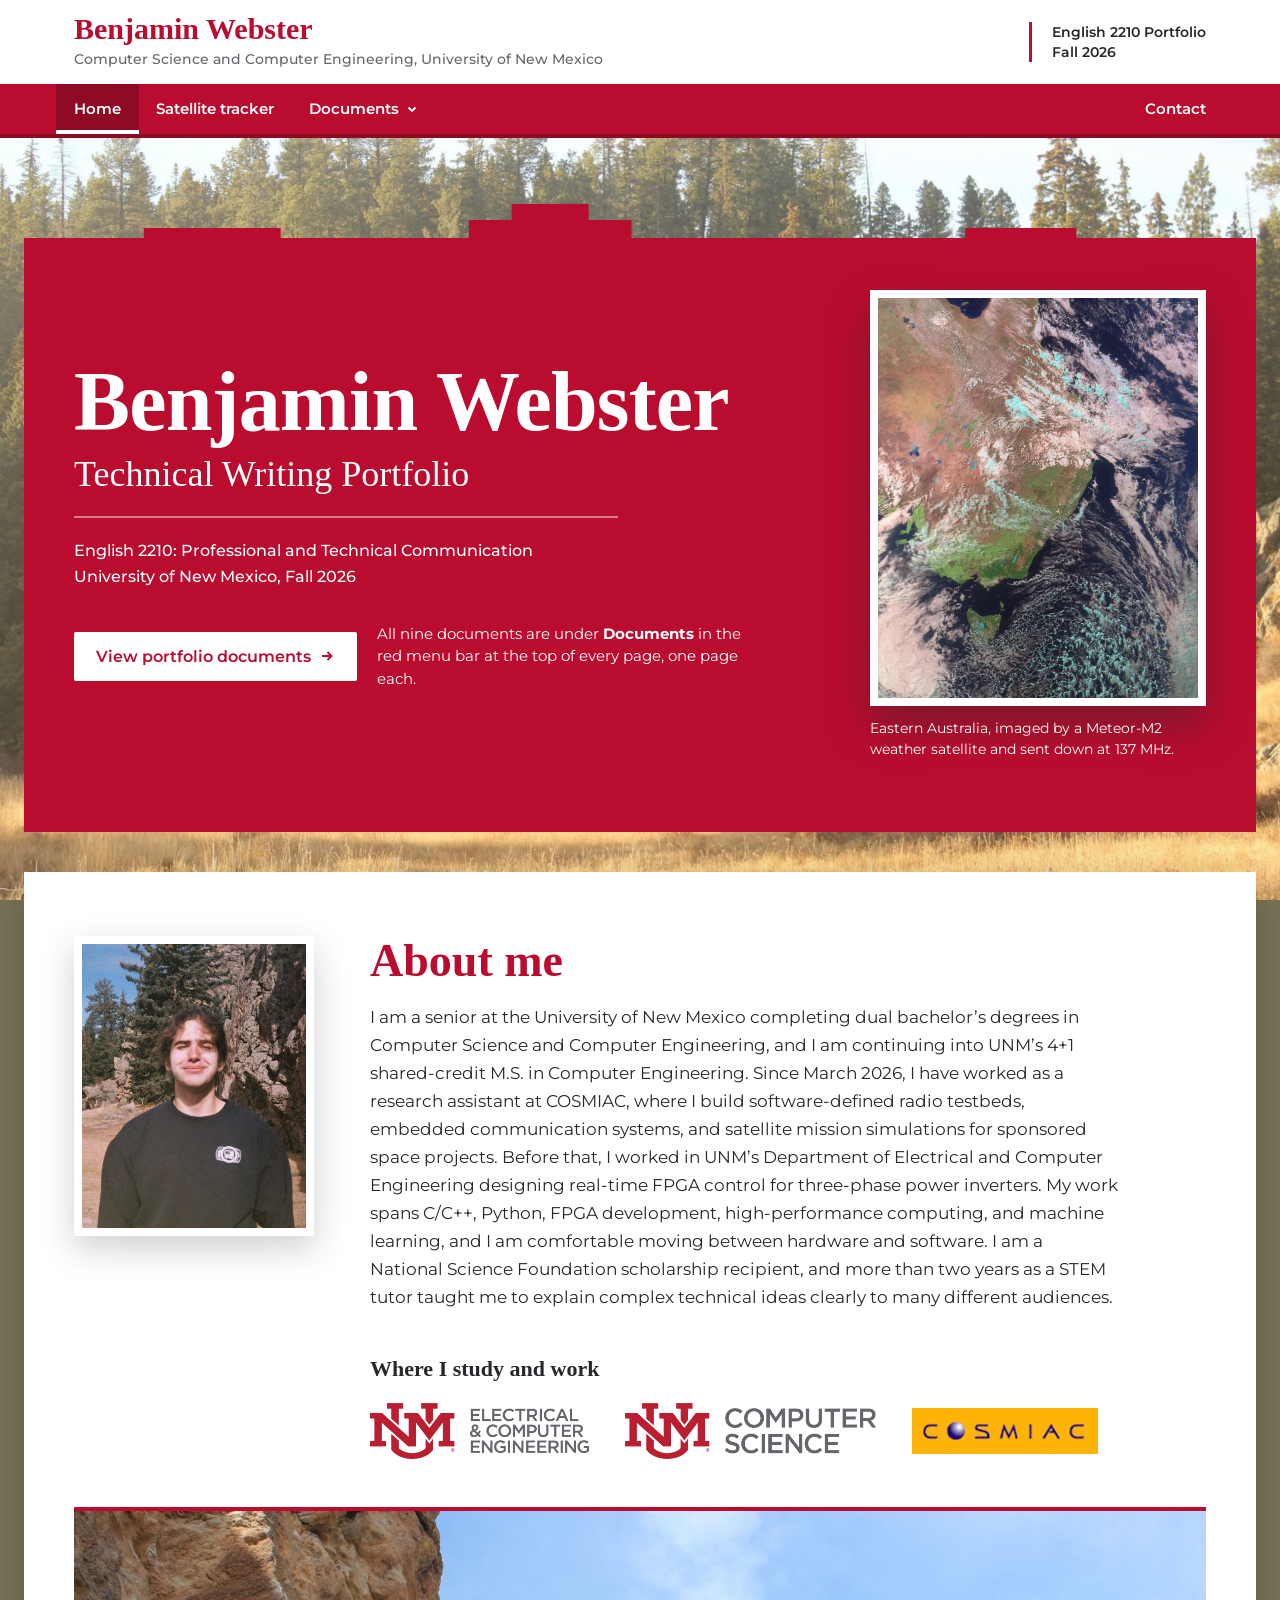
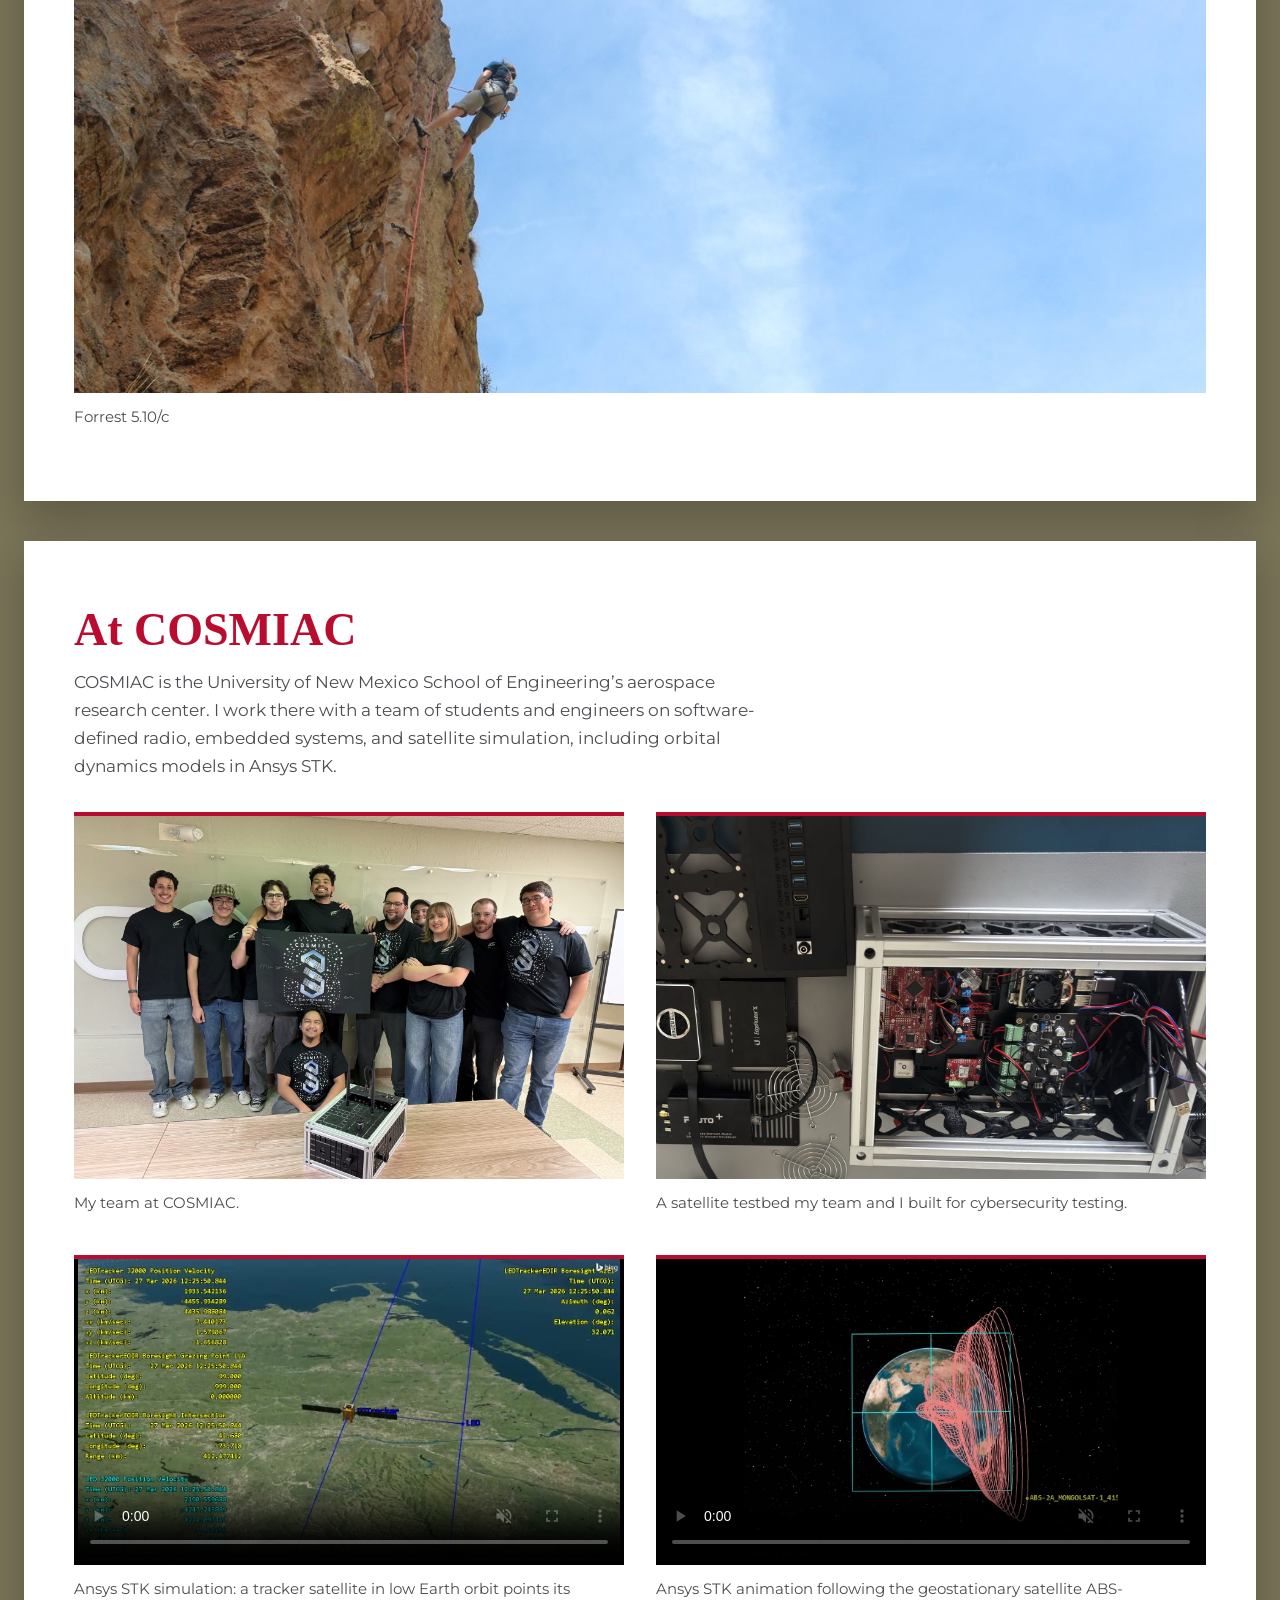
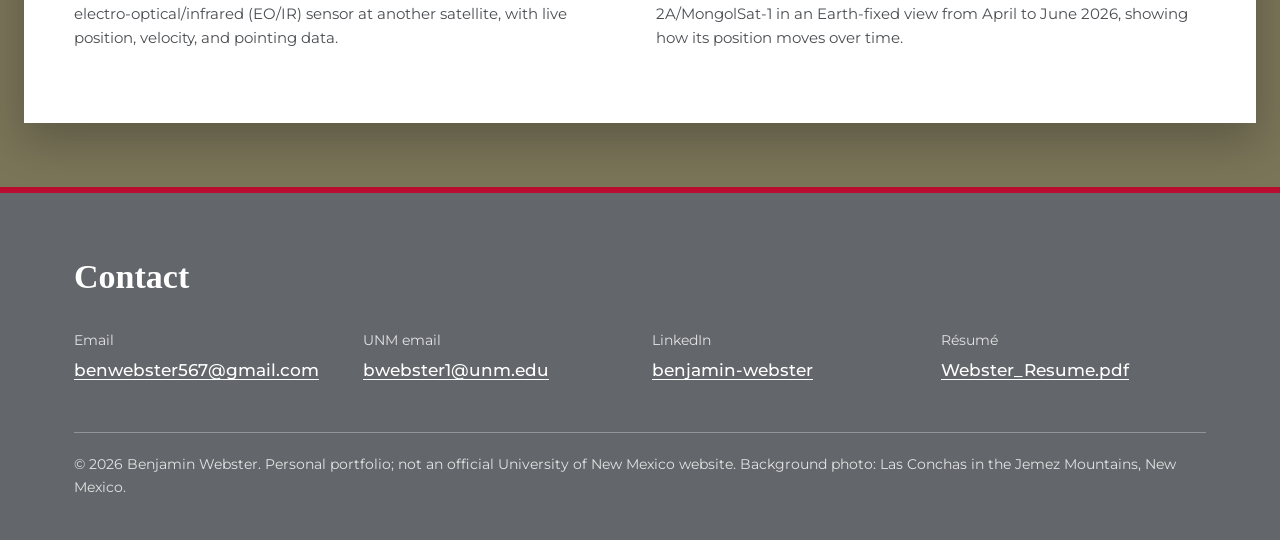
<file: index.html>
<!DOCTYPE html>
<html lang="en">
<head>
  <meta charset="utf-8">
  <meta name="viewport" content="width=device-width, initial-scale=1">
  <title>Benjamin Webster | Technical Writing Portfolio</title>
  <meta name="description" content="Technical writing portfolio of Benjamin Webster, Computer Science and Computer Engineering student at the University of New Mexico.">
  <link rel="preconnect" href="https://fonts.bunny.net">
  <link rel="stylesheet" href="https://fonts.bunny.net/css?family=zilla-slab:500,600,700|montserrat:400,500,600,700&display=swap">
  <link rel="stylesheet" href="assets/style.css?v=10">
  <script src="assets/site.js?v=10" defer></script>
</head>
<body>
  <a class="skip" href="#main">Skip to main content</a>

  <header class="site-header">
    <div class="wrap brand-row">
      <a class="brand" href="index.html">
        <span class="brand-name">Benjamin Webster</span>
        <span class="brand-sub">Computer Science and Computer Engineering, University of New Mexico</span>
      </a>
      <p class="brand-meta">English 2210 Portfolio<br>Fall 2026</p>
    </div>
    <nav class="site-nav" aria-label="Site">
      <div class="wrap nav-row">
        <a href="index.html" aria-current="page">Home</a>
        <a href="tracker.html">Satellite tracker</a>
        <div class="menu">
          <a href="outcomes-memo.html">Documents<svg class="caret" viewBox="0 0 12 12" aria-hidden="true"><path d="M2.5 4.5 6 8l3.5-3.5" fill="none" stroke="currentColor" stroke-width="1.8"/></svg></a>
          <ul class="menu-list" aria-label="Portfolio documents">
              <li><a href="outcomes-memo.html"><span class="n">1</span>Portfolio Outcomes Memo</a></li>
              <li><a href="club-memo.html"><span class="n">2</span>UNM Club Memo</a></li>
              <li><a href="club-complaint-letter.html"><span class="n">3</span>UNM Club Complaint Letter</a></li>
              <li><a href="club-flyer.html"><span class="n">4</span>UNM Club Flyer</a></li>
              <li><a href="postmortem-report.html"><span class="n">5</span>Postmortem PowerPoint Report</a></li>
              <li><a href="emergency-instructions.html"><span class="n">6</span>Emergency Instructions</a></li>
              <li><a href="written-instructions.html"><span class="n">7</span>Written Instructions (MWA 1)</a></li>
              <li><a href="video-instructions.html"><span class="n">8</span>Video Instructions (MWA 1)</a></li>
              <li><a href="recommendations-report.html"><span class="n">9</span>Recommendations Report</a></li>
          </ul>
        </div>
        <a href="#contact">Contact</a>
      </div>
    </nav>
  </header>

  <main id="main">
    <!-- ===================== TITLE PAGE ===================== -->
    <section class="panel band title-band" aria-labelledby="page-title">
      
      <div class="wrap title-grid">
        <div>
          <h1 id="page-title">
            <span class="name">Benjamin Webster</span>
            <span class="title">Technical Writing Portfolio</span>
          </h1>
          <p class="course">English 2210: Professional and Technical Communication<br>University of New Mexico, Fall 2026</p>
          <div class="doc-cta">
            <a class="btn light" href="outcomes-memo.html">View portfolio documents<svg viewBox="0 0 16 16" aria-hidden="true"><path d="M3 8h9M8.5 4l4 4-4 4" fill="none" stroke="currentColor" stroke-width="1.8"/></svg></a>
            <p>All nine documents are under <strong>Documents</strong> in the red menu bar at the top of every page, one page each.</p>
          </div>
        </div>
        <figure class="orbit-shot">
          <a href="images/meteor-australia.jpg" target="_blank" rel="noopener">
            <img src="images/meteor-australia-hero.jpg" width="640" height="800"
                 alt="Color satellite image of eastern Australia and Tasmania, with clouds over the Tasman Sea">
            <span class="sr-only">(opens the full image)</span>
          </a>
          <!-- If someone else received this image, add a credit to the caption, e.g. "Image: received by Jane Doe". -->
          <figcaption>Eastern Australia, imaged by a Meteor-M2 weather satellite and sent down at 137&nbsp;MHz.</figcaption>
        </figure>
      </div>
    </section>

    <!-- ===================== ABOUT ===================== -->
    <section class="panel about" id="about" aria-labelledby="about-title">
      <div class="wrap about-grid">
        <div class="photo">
          <!-- Put your professional headshot at images/headshot.jpg (portrait orientation works best). -->
          <img src="images/headshot.jpg" alt="Portrait of Benjamin Webster"
               onerror="this.hidden=true; this.nextElementSibling.hidden=false;">
          <div class="photo-fallback" hidden aria-hidden="true">BW</div>
        </div>

        <div class="about-text">
          <h2 id="about-title">About me</h2>
          <p class="bio">I am a senior at the University of New Mexico completing dual bachelor’s degrees in Computer Science and Computer Engineering, and I am continuing into UNM’s 4+1 shared-credit M.S. in Computer Engineering. Since March 2026, I have worked as a research assistant at COSMIAC, where I build software-defined radio testbeds, embedded communication systems, and satellite mission simulations for sponsored space projects. Before that, I worked in UNM’s Department of Electrical and Computer Engineering designing real-time FPGA control for three-phase power inverters. My work spans C/C++, Python, FPGA development, high-performance computing, and machine learning, and I am comfortable moving between hardware and software. I am a National Science Foundation scholarship recipient, and more than two years as a STEM tutor taught me to explain complex technical ideas clearly to many different audiences.</p>

          <div class="affiliations">
            <h3>Where I study and work</h3>
            <ul class="logo-row">
              <li><img src="images/logo-unm-ece.png" width="1721" height="440" alt="UNM Department of Electrical and Computer Engineering"></li>
              <li><img src="images/logo-unm-cs.png" width="1975" height="440" alt="UNM Department of Computer Science"></li>
              <li><img src="images/logo-cosmiac.png" width="295" height="73" alt="COSMIAC"></li>
            </ul>
          </div>
        </div>

        <figure class="climb-photo">
          <img src="images/climbing-rappel.jpg" width="1400" height="933" loading="lazy"
               alt="Benjamin rappelling down a tall orange rock face against a blue sky">
          <figcaption>Forrest 5.10/c</figcaption>
        </figure>
      </div>
    </section>

    <!-- ===================== AT COSMIAC ===================== -->
    <section class="panel showcase" id="cosmiac" aria-labelledby="cosmiac-title">
      <div class="wrap">
        <div class="section-head">
          <h2 id="cosmiac-title">At COSMIAC</h2>
          <p>COSMIAC is the University of New Mexico School of Engineering’s aerospace research center. I work there with a team of students and engineers on software-defined radio, embedded systems, and satellite simulation, including orbital dynamics models in Ansys STK.</p>
        </div>
        <div class="two-up">
          <figure>
            <img class="team" src="images/cosmiac-team.jpg" width="1800" height="1350" loading="lazy"
                 alt="Benjamin Webster and his COSMIAC teammates holding a signed CaveCube 3 banner, with a satellite testbed on the table in front of them">
            <figcaption>My team at COSMIAC.</figcaption>
          </figure>
          <figure>
            <img src="images/satellite-testbed.jpg" width="1600" height="995" loading="lazy"
                 alt="Open aluminum frame of a satellite testbed full of circuit boards and wiring, with a software-defined radio, network router, and connector panel laid out beside it">
            <figcaption>A satellite testbed my team and I built for cybersecurity testing.</figcaption>
          </figure>
        </div>
        <div class="two-up">
          <figure>
            <video class="sim" src="videos/stk-leo-eoir-tracking.mp4" poster="videos/stk-leo-eoir-tracking.jpg"
                   muted loop playsinline controls preload="none" width="1280" height="720"
                   aria-label="Simulation of a satellite in low Earth orbit pointing its sensor at another satellite over North America"></video>
            <figcaption>Ansys STK simulation: a tracker satellite in low Earth orbit points its electro-optical/infrared (EO/IR) sensor at another satellite, with live position, velocity, and pointing data.</figcaption>
          </figure>
          <figure>
            <video class="sim" src="videos/stk-geo-abs2a.mp4" poster="videos/stk-geo-abs2a.jpg"
                   muted loop playsinline controls preload="none" width="1008" height="824"
                   aria-label="Animation of a geostationary satellite's path traced over Earth in a fixed reference grid"></video>
            <figcaption>Ansys STK animation following the geostationary satellite ABS-2A/MongolSat-1 in an Earth-fixed view from April to June 2026, showing how its position moves over time.</figcaption>
          </figure>
        </div>
      </div>
    </section>

  </main>

  <footer class="contact" id="contact">
    <div class="wrap">
      <h2>Contact</h2>
      <dl class="contact-list">
        <div><dt>Email</dt><dd><a href="mailto:benwebster567@gmail.com">benwebster567@gmail.com</a></dd></div>
        <div><dt>UNM email</dt><dd><a href="mailto:bwebster1@unm.edu">bwebster1@unm.edu</a></dd></div>
        <div><dt>LinkedIn</dt><dd><a href="https://www.linkedin.com/in/benjamin-webster-b11243381/" target="_blank" rel="noopener">benjamin-webster</a></dd></div>
        <div><dt>Résumé</dt><dd><a href="documents/Webster_Resume.pdf" target="_blank" rel="noopener">Webster_Resume.pdf</a></dd></div>
      </dl>
      <p class="footnote">© 2026 Benjamin Webster. Personal portfolio; not an official University of New Mexico website. Background photo: Las Conchas in the Jemez Mountains, New Mexico.</p>
    </div>
  </footer>
</body>
</html>
</file>
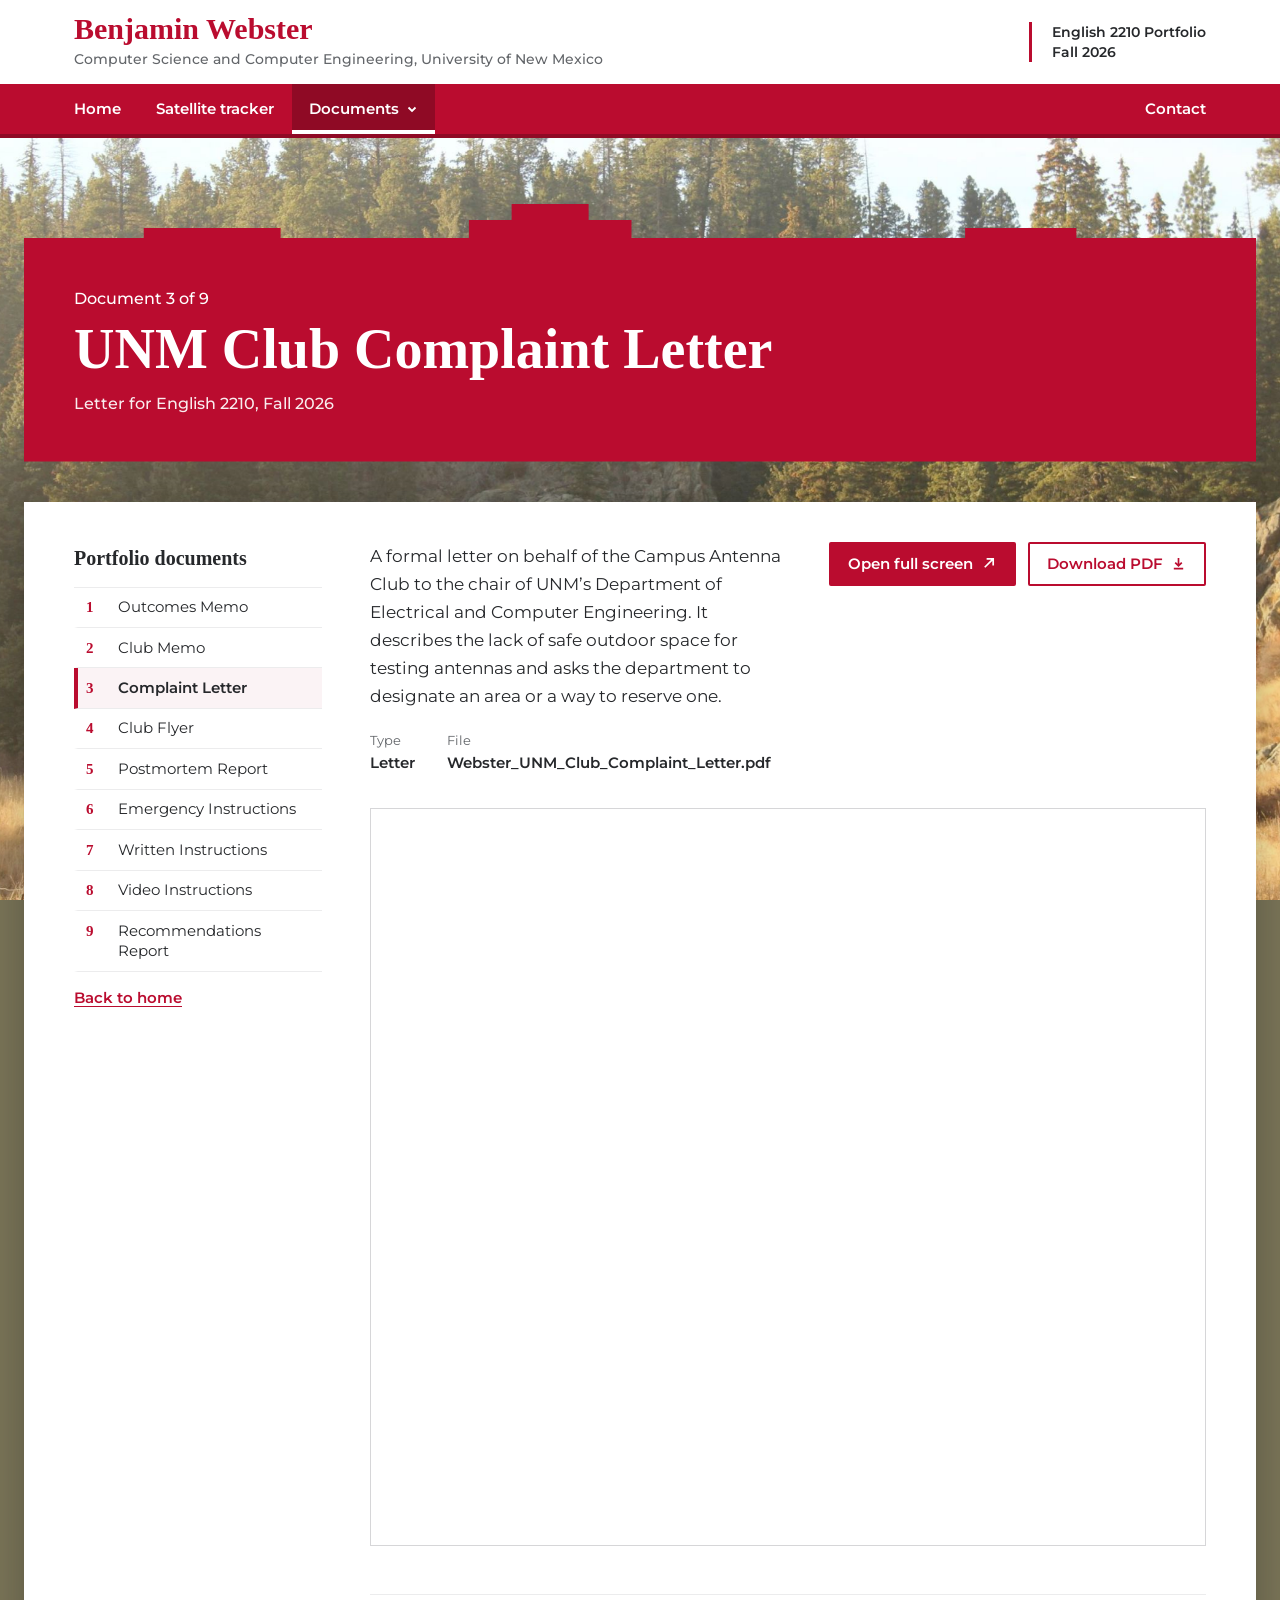
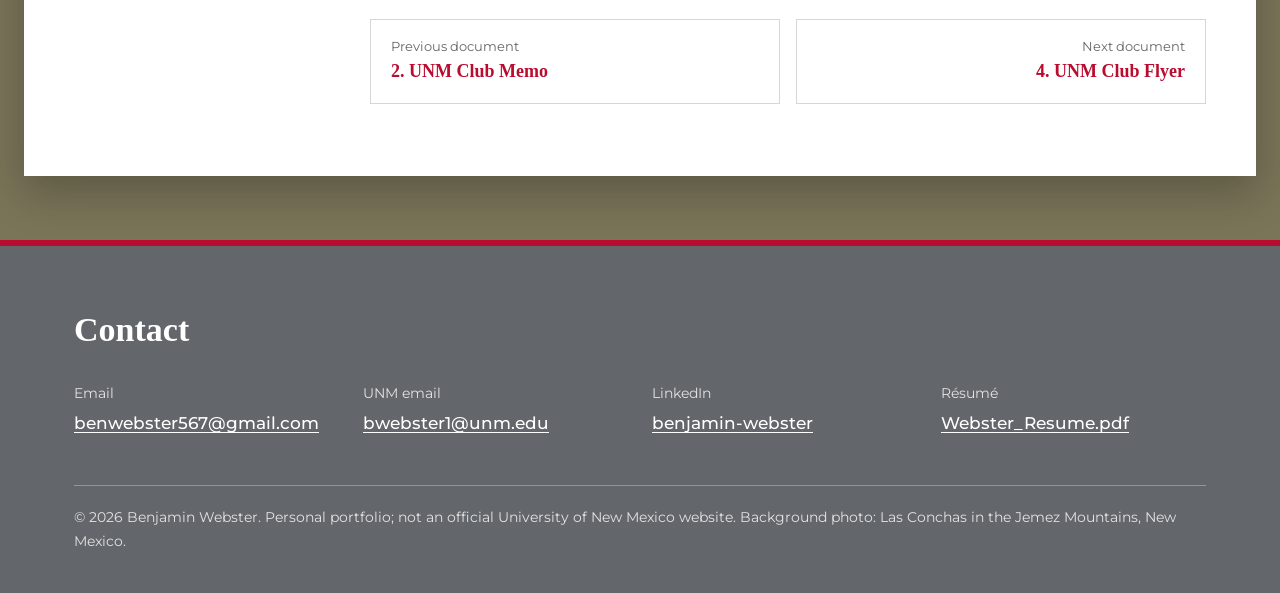
<file: club-complaint-letter.html>
<!DOCTYPE html>
<html lang="en">
<head>
  <meta charset="utf-8">
  <meta name="viewport" content="width=device-width, initial-scale=1">
  <title>UNM Club Complaint Letter | Benjamin Webster</title>
  <meta name="description" content="UNM Club Complaint Letter from Benjamin Webster&#x27;s English 2210 technical writing portfolio.">
  <link rel="preconnect" href="https://fonts.bunny.net">
  <link rel="stylesheet" href="https://fonts.bunny.net/css?family=zilla-slab:500,600,700|montserrat:400,500,600,700&display=swap">
  <link rel="stylesheet" href="assets/style.css?v=10">
  <script src="assets/site.js?v=10" defer></script>
</head>
<body>
  <a class="skip" href="#main">Skip to main content</a>

  <header class="site-header">
    <div class="wrap brand-row">
      <a class="brand" href="index.html">
        <span class="brand-name">Benjamin Webster</span>
        <span class="brand-sub">Computer Science and Computer Engineering, University of New Mexico</span>
      </a>
      <p class="brand-meta">English 2210 Portfolio<br>Fall 2026</p>
    </div>
    <nav class="site-nav" aria-label="Site">
      <div class="wrap nav-row">
        <a href="index.html">Home</a>
        <a href="tracker.html">Satellite tracker</a>
        <div class="menu">
          <a href="outcomes-memo.html" aria-current="page">Documents<svg class="caret" viewBox="0 0 12 12" aria-hidden="true"><path d="M2.5 4.5 6 8l3.5-3.5" fill="none" stroke="currentColor" stroke-width="1.8"/></svg></a>
          <ul class="menu-list" aria-label="Portfolio documents">
              <li><a href="outcomes-memo.html"><span class="n">1</span>Portfolio Outcomes Memo</a></li>
              <li><a href="club-memo.html"><span class="n">2</span>UNM Club Memo</a></li>
              <li><a href="club-complaint-letter.html"><span class="n">3</span>UNM Club Complaint Letter</a></li>
              <li><a href="club-flyer.html"><span class="n">4</span>UNM Club Flyer</a></li>
              <li><a href="postmortem-report.html"><span class="n">5</span>Postmortem PowerPoint Report</a></li>
              <li><a href="emergency-instructions.html"><span class="n">6</span>Emergency Instructions</a></li>
              <li><a href="written-instructions.html"><span class="n">7</span>Written Instructions (MWA 1)</a></li>
              <li><a href="video-instructions.html"><span class="n">8</span>Video Instructions (MWA 1)</a></li>
              <li><a href="recommendations-report.html"><span class="n">9</span>Recommendations Report</a></li>
          </ul>
        </div>
        <a href="#contact">Contact</a>
      </div>
    </nav>
  </header>

  <main id="main">
    <section class="panel band page-band" aria-labelledby="page-title">
      
      <div class="wrap">
        <p class="doc-of">Document 3 of 9</p>
        <h1 id="page-title">UNM Club Complaint Letter</h1>
        <p class="doc-kind">Letter for English 2210, Fall 2026</p>
      </div>
    </section>

    <div class="panel sheet">
    <div class="wrap doc-layout">
      <nav class="doc-nav" aria-label="Portfolio documents">
        <h2>Portfolio documents</h2>
        <ol>
        <li><a href="outcomes-memo.html"><span class="n">1</span><span>Outcomes Memo</span></a></li>
        <li><a href="club-memo.html"><span class="n">2</span><span>Club Memo</span></a></li>
        <li><a href="club-complaint-letter.html" aria-current="page"><span class="n">3</span><span>Complaint Letter</span></a></li>
        <li><a href="club-flyer.html"><span class="n">4</span><span>Club Flyer</span></a></li>
        <li><a href="postmortem-report.html"><span class="n">5</span><span>Postmortem Report</span></a></li>
        <li><a href="emergency-instructions.html"><span class="n">6</span><span>Emergency Instructions</span></a></li>
        <li><a href="written-instructions.html"><span class="n">7</span><span>Written Instructions</span></a></li>
        <li><a href="video-instructions.html"><span class="n">8</span><span>Video Instructions</span></a></li>
        <li><a href="recommendations-report.html"><span class="n">9</span><span>Recommendations Report</span></a></li>
        </ol>
        <a class="home-link" href="index.html">Back to home</a>
      </nav>

      <article class="doc-main" aria-labelledby="page-title">
        <div class="doc-intro">
          <div>
            <!-- Edit this description to name your specific club, task, or topic. -->
            <p>A formal letter on behalf of the Campus Antenna Club to the chair of UNM’s Department of Electrical and Computer Engineering. It describes the lack of safe outdoor space for testing antennas and asks the department to designate an area or a way to reserve one.</p>
            <dl class="doc-facts"><div><dt>Type</dt><dd>Letter</dd></div><div><dt>File</dt><dd>Webster_UNM_Club_Complaint_Letter.pdf</dd></div></dl>
          </div>
          <div class="doc-actions">
            <a class="btn" href="documents/Webster_UNM_Club_Complaint_Letter.pdf" target="_blank" rel="noopener">Open full screen<svg viewBox="0 0 16 16" aria-hidden="true"><path d="M6 3h7v7M13 3 4 12" fill="none" stroke="currentColor" stroke-width="1.8"/></svg><span class="sr-only"> (opens in a new tab)</span></a>
            <a class="btn secondary" href="documents/Webster_UNM_Club_Complaint_Letter.pdf" download>Download PDF<svg viewBox="0 0 16 16" aria-hidden="true"><path d="M8 2v8.5M4.5 7 8 10.5 11.5 7M3 13.5h10" fill="none" stroke="currentColor" stroke-width="1.8"/></svg></a>
          </div>
        </div>

        <div class="viewer" data-pdf="documents/Webster_UNM_Club_Complaint_Letter.pdf" data-title="UNM Club Complaint Letter"></div>

        <nav class="pager" aria-label="Previous and next documents">
          <a class="prev" href="club-memo.html"><span class="dir">Previous document</span><span class="t">2. UNM Club Memo</span></a>
          <a class="next" href="club-flyer.html"><span class="dir">Next document</span><span class="t">4. UNM Club Flyer</span></a>
        </nav>
      </article>
    </div>
    </div>
  </main>

  <footer class="contact" id="contact">
    <div class="wrap">
      <h2>Contact</h2>
      <dl class="contact-list">
        <div><dt>Email</dt><dd><a href="mailto:benwebster567@gmail.com">benwebster567@gmail.com</a></dd></div>
        <div><dt>UNM email</dt><dd><a href="mailto:bwebster1@unm.edu">bwebster1@unm.edu</a></dd></div>
        <div><dt>LinkedIn</dt><dd><a href="https://www.linkedin.com/in/benjamin-webster-b11243381/" target="_blank" rel="noopener">benjamin-webster</a></dd></div>
        <div><dt>Résumé</dt><dd><a href="documents/Webster_Resume.pdf" target="_blank" rel="noopener">Webster_Resume.pdf</a></dd></div>
      </dl>
      <p class="footnote">© 2026 Benjamin Webster. Personal portfolio; not an official University of New Mexico website. Background photo: Las Conchas in the Jemez Mountains, New Mexico.</p>
    </div>
  </footer>
</body>
</html>
</file>
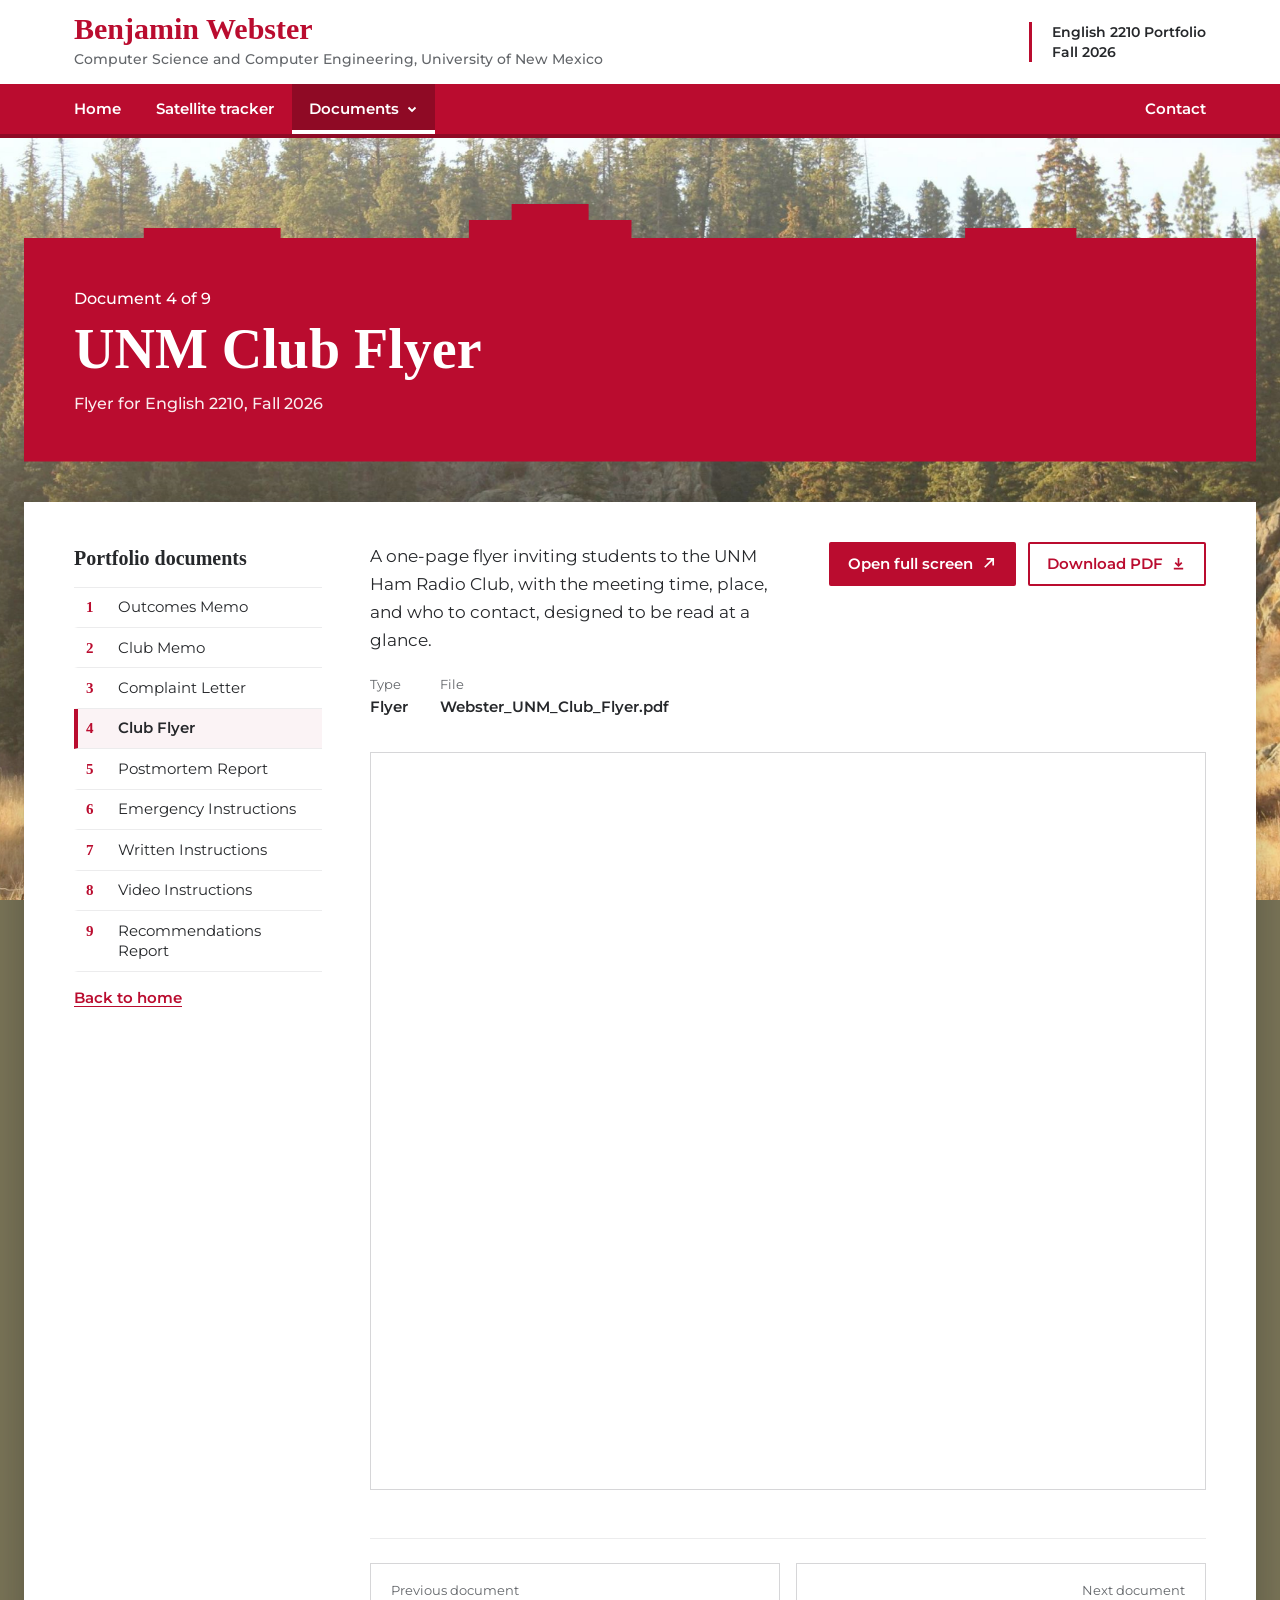
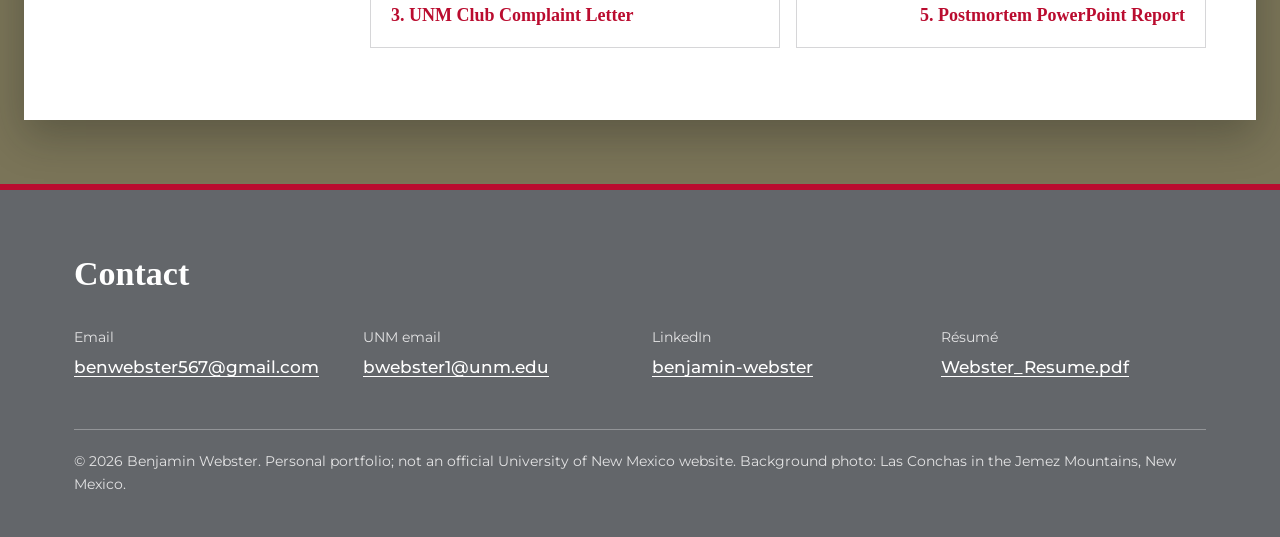
<file: club-flyer.html>
<!DOCTYPE html>
<html lang="en">
<head>
  <meta charset="utf-8">
  <meta name="viewport" content="width=device-width, initial-scale=1">
  <title>UNM Club Flyer | Benjamin Webster</title>
  <meta name="description" content="UNM Club Flyer from Benjamin Webster&#x27;s English 2210 technical writing portfolio.">
  <link rel="preconnect" href="https://fonts.bunny.net">
  <link rel="stylesheet" href="https://fonts.bunny.net/css?family=zilla-slab:500,600,700|montserrat:400,500,600,700&display=swap">
  <link rel="stylesheet" href="assets/style.css?v=10">
  <script src="assets/site.js?v=10" defer></script>
</head>
<body>
  <a class="skip" href="#main">Skip to main content</a>

  <header class="site-header">
    <div class="wrap brand-row">
      <a class="brand" href="index.html">
        <span class="brand-name">Benjamin Webster</span>
        <span class="brand-sub">Computer Science and Computer Engineering, University of New Mexico</span>
      </a>
      <p class="brand-meta">English 2210 Portfolio<br>Fall 2026</p>
    </div>
    <nav class="site-nav" aria-label="Site">
      <div class="wrap nav-row">
        <a href="index.html">Home</a>
        <a href="tracker.html">Satellite tracker</a>
        <div class="menu">
          <a href="outcomes-memo.html" aria-current="page">Documents<svg class="caret" viewBox="0 0 12 12" aria-hidden="true"><path d="M2.5 4.5 6 8l3.5-3.5" fill="none" stroke="currentColor" stroke-width="1.8"/></svg></a>
          <ul class="menu-list" aria-label="Portfolio documents">
              <li><a href="outcomes-memo.html"><span class="n">1</span>Portfolio Outcomes Memo</a></li>
              <li><a href="club-memo.html"><span class="n">2</span>UNM Club Memo</a></li>
              <li><a href="club-complaint-letter.html"><span class="n">3</span>UNM Club Complaint Letter</a></li>
              <li><a href="club-flyer.html"><span class="n">4</span>UNM Club Flyer</a></li>
              <li><a href="postmortem-report.html"><span class="n">5</span>Postmortem PowerPoint Report</a></li>
              <li><a href="emergency-instructions.html"><span class="n">6</span>Emergency Instructions</a></li>
              <li><a href="written-instructions.html"><span class="n">7</span>Written Instructions (MWA 1)</a></li>
              <li><a href="video-instructions.html"><span class="n">8</span>Video Instructions (MWA 1)</a></li>
              <li><a href="recommendations-report.html"><span class="n">9</span>Recommendations Report</a></li>
          </ul>
        </div>
        <a href="#contact">Contact</a>
      </div>
    </nav>
  </header>

  <main id="main">
    <section class="panel band page-band" aria-labelledby="page-title">
      
      <div class="wrap">
        <p class="doc-of">Document 4 of 9</p>
        <h1 id="page-title">UNM Club Flyer</h1>
        <p class="doc-kind">Flyer for English 2210, Fall 2026</p>
      </div>
    </section>

    <div class="panel sheet">
    <div class="wrap doc-layout">
      <nav class="doc-nav" aria-label="Portfolio documents">
        <h2>Portfolio documents</h2>
        <ol>
        <li><a href="outcomes-memo.html"><span class="n">1</span><span>Outcomes Memo</span></a></li>
        <li><a href="club-memo.html"><span class="n">2</span><span>Club Memo</span></a></li>
        <li><a href="club-complaint-letter.html"><span class="n">3</span><span>Complaint Letter</span></a></li>
        <li><a href="club-flyer.html" aria-current="page"><span class="n">4</span><span>Club Flyer</span></a></li>
        <li><a href="postmortem-report.html"><span class="n">5</span><span>Postmortem Report</span></a></li>
        <li><a href="emergency-instructions.html"><span class="n">6</span><span>Emergency Instructions</span></a></li>
        <li><a href="written-instructions.html"><span class="n">7</span><span>Written Instructions</span></a></li>
        <li><a href="video-instructions.html"><span class="n">8</span><span>Video Instructions</span></a></li>
        <li><a href="recommendations-report.html"><span class="n">9</span><span>Recommendations Report</span></a></li>
        </ol>
        <a class="home-link" href="index.html">Back to home</a>
      </nav>

      <article class="doc-main" aria-labelledby="page-title">
        <div class="doc-intro">
          <div>
            <!-- Edit this description to name your specific club, task, or topic. -->
            <p>A one-page flyer inviting students to the UNM Ham Radio Club, with the meeting time, place, and who to contact, designed to be read at a glance.</p>
            <dl class="doc-facts"><div><dt>Type</dt><dd>Flyer</dd></div><div><dt>File</dt><dd>Webster_UNM_Club_Flyer.pdf</dd></div></dl>
          </div>
          <div class="doc-actions">
            <a class="btn" href="documents/Webster_UNM_Club_Flyer.pdf" target="_blank" rel="noopener">Open full screen<svg viewBox="0 0 16 16" aria-hidden="true"><path d="M6 3h7v7M13 3 4 12" fill="none" stroke="currentColor" stroke-width="1.8"/></svg><span class="sr-only"> (opens in a new tab)</span></a>
            <a class="btn secondary" href="documents/Webster_UNM_Club_Flyer.pdf" download>Download PDF<svg viewBox="0 0 16 16" aria-hidden="true"><path d="M8 2v8.5M4.5 7 8 10.5 11.5 7M3 13.5h10" fill="none" stroke="currentColor" stroke-width="1.8"/></svg></a>
          </div>
        </div>

        <div class="viewer" data-pdf="documents/Webster_UNM_Club_Flyer.pdf" data-title="UNM Club Flyer"></div>

        <nav class="pager" aria-label="Previous and next documents">
          <a class="prev" href="club-complaint-letter.html"><span class="dir">Previous document</span><span class="t">3. UNM Club Complaint Letter</span></a>
          <a class="next" href="postmortem-report.html"><span class="dir">Next document</span><span class="t">5. Postmortem PowerPoint Report</span></a>
        </nav>
      </article>
    </div>
    </div>
  </main>

  <footer class="contact" id="contact">
    <div class="wrap">
      <h2>Contact</h2>
      <dl class="contact-list">
        <div><dt>Email</dt><dd><a href="mailto:benwebster567@gmail.com">benwebster567@gmail.com</a></dd></div>
        <div><dt>UNM email</dt><dd><a href="mailto:bwebster1@unm.edu">bwebster1@unm.edu</a></dd></div>
        <div><dt>LinkedIn</dt><dd><a href="https://www.linkedin.com/in/benjamin-webster-b11243381/" target="_blank" rel="noopener">benjamin-webster</a></dd></div>
        <div><dt>Résumé</dt><dd><a href="documents/Webster_Resume.pdf" target="_blank" rel="noopener">Webster_Resume.pdf</a></dd></div>
      </dl>
      <p class="footnote">© 2026 Benjamin Webster. Personal portfolio; not an official University of New Mexico website. Background photo: Las Conchas in the Jemez Mountains, New Mexico.</p>
    </div>
  </footer>
</body>
</html>
</file>
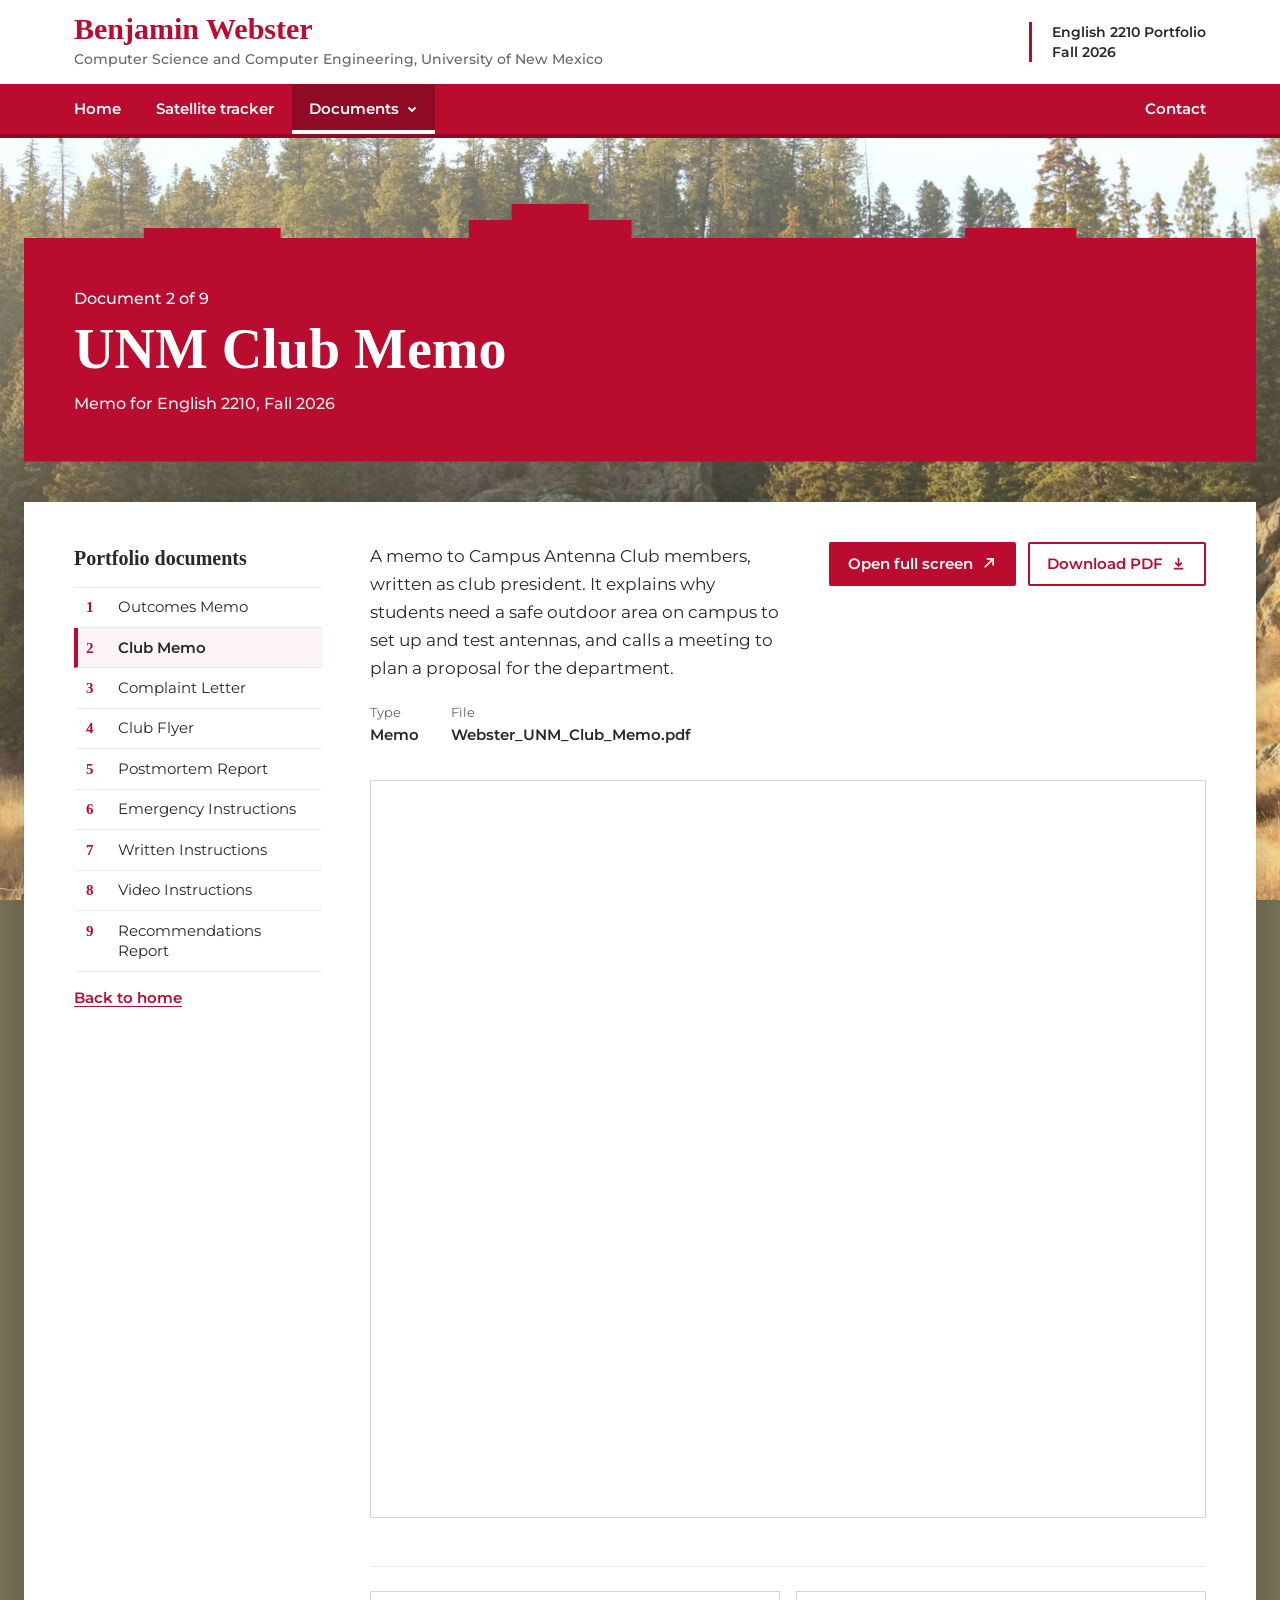
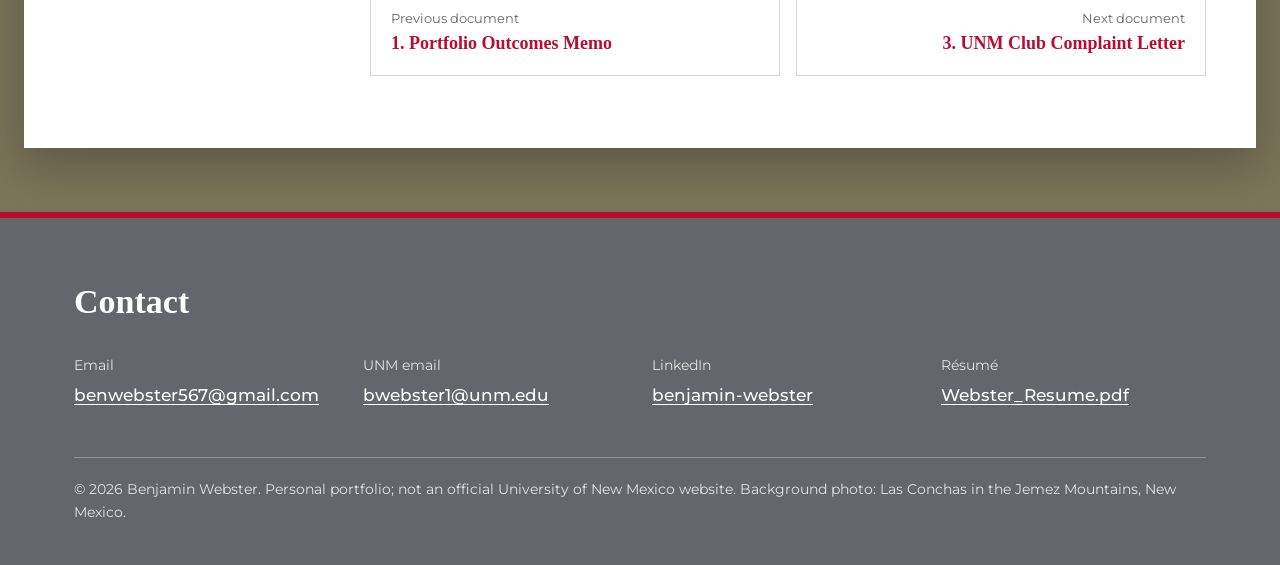
<file: club-memo.html>
<!DOCTYPE html>
<html lang="en">
<head>
  <meta charset="utf-8">
  <meta name="viewport" content="width=device-width, initial-scale=1">
  <title>UNM Club Memo | Benjamin Webster</title>
  <meta name="description" content="UNM Club Memo from Benjamin Webster&#x27;s English 2210 technical writing portfolio.">
  <link rel="preconnect" href="https://fonts.bunny.net">
  <link rel="stylesheet" href="https://fonts.bunny.net/css?family=zilla-slab:500,600,700|montserrat:400,500,600,700&display=swap">
  <link rel="stylesheet" href="assets/style.css?v=10">
  <script src="assets/site.js?v=10" defer></script>
</head>
<body>
  <a class="skip" href="#main">Skip to main content</a>

  <header class="site-header">
    <div class="wrap brand-row">
      <a class="brand" href="index.html">
        <span class="brand-name">Benjamin Webster</span>
        <span class="brand-sub">Computer Science and Computer Engineering, University of New Mexico</span>
      </a>
      <p class="brand-meta">English 2210 Portfolio<br>Fall 2026</p>
    </div>
    <nav class="site-nav" aria-label="Site">
      <div class="wrap nav-row">
        <a href="index.html">Home</a>
        <a href="tracker.html">Satellite tracker</a>
        <div class="menu">
          <a href="outcomes-memo.html" aria-current="page">Documents<svg class="caret" viewBox="0 0 12 12" aria-hidden="true"><path d="M2.5 4.5 6 8l3.5-3.5" fill="none" stroke="currentColor" stroke-width="1.8"/></svg></a>
          <ul class="menu-list" aria-label="Portfolio documents">
              <li><a href="outcomes-memo.html"><span class="n">1</span>Portfolio Outcomes Memo</a></li>
              <li><a href="club-memo.html"><span class="n">2</span>UNM Club Memo</a></li>
              <li><a href="club-complaint-letter.html"><span class="n">3</span>UNM Club Complaint Letter</a></li>
              <li><a href="club-flyer.html"><span class="n">4</span>UNM Club Flyer</a></li>
              <li><a href="postmortem-report.html"><span class="n">5</span>Postmortem PowerPoint Report</a></li>
              <li><a href="emergency-instructions.html"><span class="n">6</span>Emergency Instructions</a></li>
              <li><a href="written-instructions.html"><span class="n">7</span>Written Instructions (MWA 1)</a></li>
              <li><a href="video-instructions.html"><span class="n">8</span>Video Instructions (MWA 1)</a></li>
              <li><a href="recommendations-report.html"><span class="n">9</span>Recommendations Report</a></li>
          </ul>
        </div>
        <a href="#contact">Contact</a>
      </div>
    </nav>
  </header>

  <main id="main">
    <section class="panel band page-band" aria-labelledby="page-title">
      
      <div class="wrap">
        <p class="doc-of">Document 2 of 9</p>
        <h1 id="page-title">UNM Club Memo</h1>
        <p class="doc-kind">Memo for English 2210, Fall 2026</p>
      </div>
    </section>

    <div class="panel sheet">
    <div class="wrap doc-layout">
      <nav class="doc-nav" aria-label="Portfolio documents">
        <h2>Portfolio documents</h2>
        <ol>
        <li><a href="outcomes-memo.html"><span class="n">1</span><span>Outcomes Memo</span></a></li>
        <li><a href="club-memo.html" aria-current="page"><span class="n">2</span><span>Club Memo</span></a></li>
        <li><a href="club-complaint-letter.html"><span class="n">3</span><span>Complaint Letter</span></a></li>
        <li><a href="club-flyer.html"><span class="n">4</span><span>Club Flyer</span></a></li>
        <li><a href="postmortem-report.html"><span class="n">5</span><span>Postmortem Report</span></a></li>
        <li><a href="emergency-instructions.html"><span class="n">6</span><span>Emergency Instructions</span></a></li>
        <li><a href="written-instructions.html"><span class="n">7</span><span>Written Instructions</span></a></li>
        <li><a href="video-instructions.html"><span class="n">8</span><span>Video Instructions</span></a></li>
        <li><a href="recommendations-report.html"><span class="n">9</span><span>Recommendations Report</span></a></li>
        </ol>
        <a class="home-link" href="index.html">Back to home</a>
      </nav>

      <article class="doc-main" aria-labelledby="page-title">
        <div class="doc-intro">
          <div>
            <!-- Edit this description to name your specific club, task, or topic. -->
            <p>A memo to Campus Antenna Club members, written as club president. It explains why students need a safe outdoor area on campus to set up and test antennas, and calls a meeting to plan a proposal for the department.</p>
            <dl class="doc-facts"><div><dt>Type</dt><dd>Memo</dd></div><div><dt>File</dt><dd>Webster_UNM_Club_Memo.pdf</dd></div></dl>
          </div>
          <div class="doc-actions">
            <a class="btn" href="documents/Webster_UNM_Club_Memo.pdf" target="_blank" rel="noopener">Open full screen<svg viewBox="0 0 16 16" aria-hidden="true"><path d="M6 3h7v7M13 3 4 12" fill="none" stroke="currentColor" stroke-width="1.8"/></svg><span class="sr-only"> (opens in a new tab)</span></a>
            <a class="btn secondary" href="documents/Webster_UNM_Club_Memo.pdf" download>Download PDF<svg viewBox="0 0 16 16" aria-hidden="true"><path d="M8 2v8.5M4.5 7 8 10.5 11.5 7M3 13.5h10" fill="none" stroke="currentColor" stroke-width="1.8"/></svg></a>
          </div>
        </div>

        <div class="viewer" data-pdf="documents/Webster_UNM_Club_Memo.pdf" data-title="UNM Club Memo"></div>

        <nav class="pager" aria-label="Previous and next documents">
          <a class="prev" href="outcomes-memo.html"><span class="dir">Previous document</span><span class="t">1. Portfolio Outcomes Memo</span></a>
          <a class="next" href="club-complaint-letter.html"><span class="dir">Next document</span><span class="t">3. UNM Club Complaint Letter</span></a>
        </nav>
      </article>
    </div>
    </div>
  </main>

  <footer class="contact" id="contact">
    <div class="wrap">
      <h2>Contact</h2>
      <dl class="contact-list">
        <div><dt>Email</dt><dd><a href="mailto:benwebster567@gmail.com">benwebster567@gmail.com</a></dd></div>
        <div><dt>UNM email</dt><dd><a href="mailto:bwebster1@unm.edu">bwebster1@unm.edu</a></dd></div>
        <div><dt>LinkedIn</dt><dd><a href="https://www.linkedin.com/in/benjamin-webster-b11243381/" target="_blank" rel="noopener">benjamin-webster</a></dd></div>
        <div><dt>Résumé</dt><dd><a href="documents/Webster_Resume.pdf" target="_blank" rel="noopener">Webster_Resume.pdf</a></dd></div>
      </dl>
      <p class="footnote">© 2026 Benjamin Webster. Personal portfolio; not an official University of New Mexico website. Background photo: Las Conchas in the Jemez Mountains, New Mexico.</p>
    </div>
  </footer>
</body>
</html>
</file>
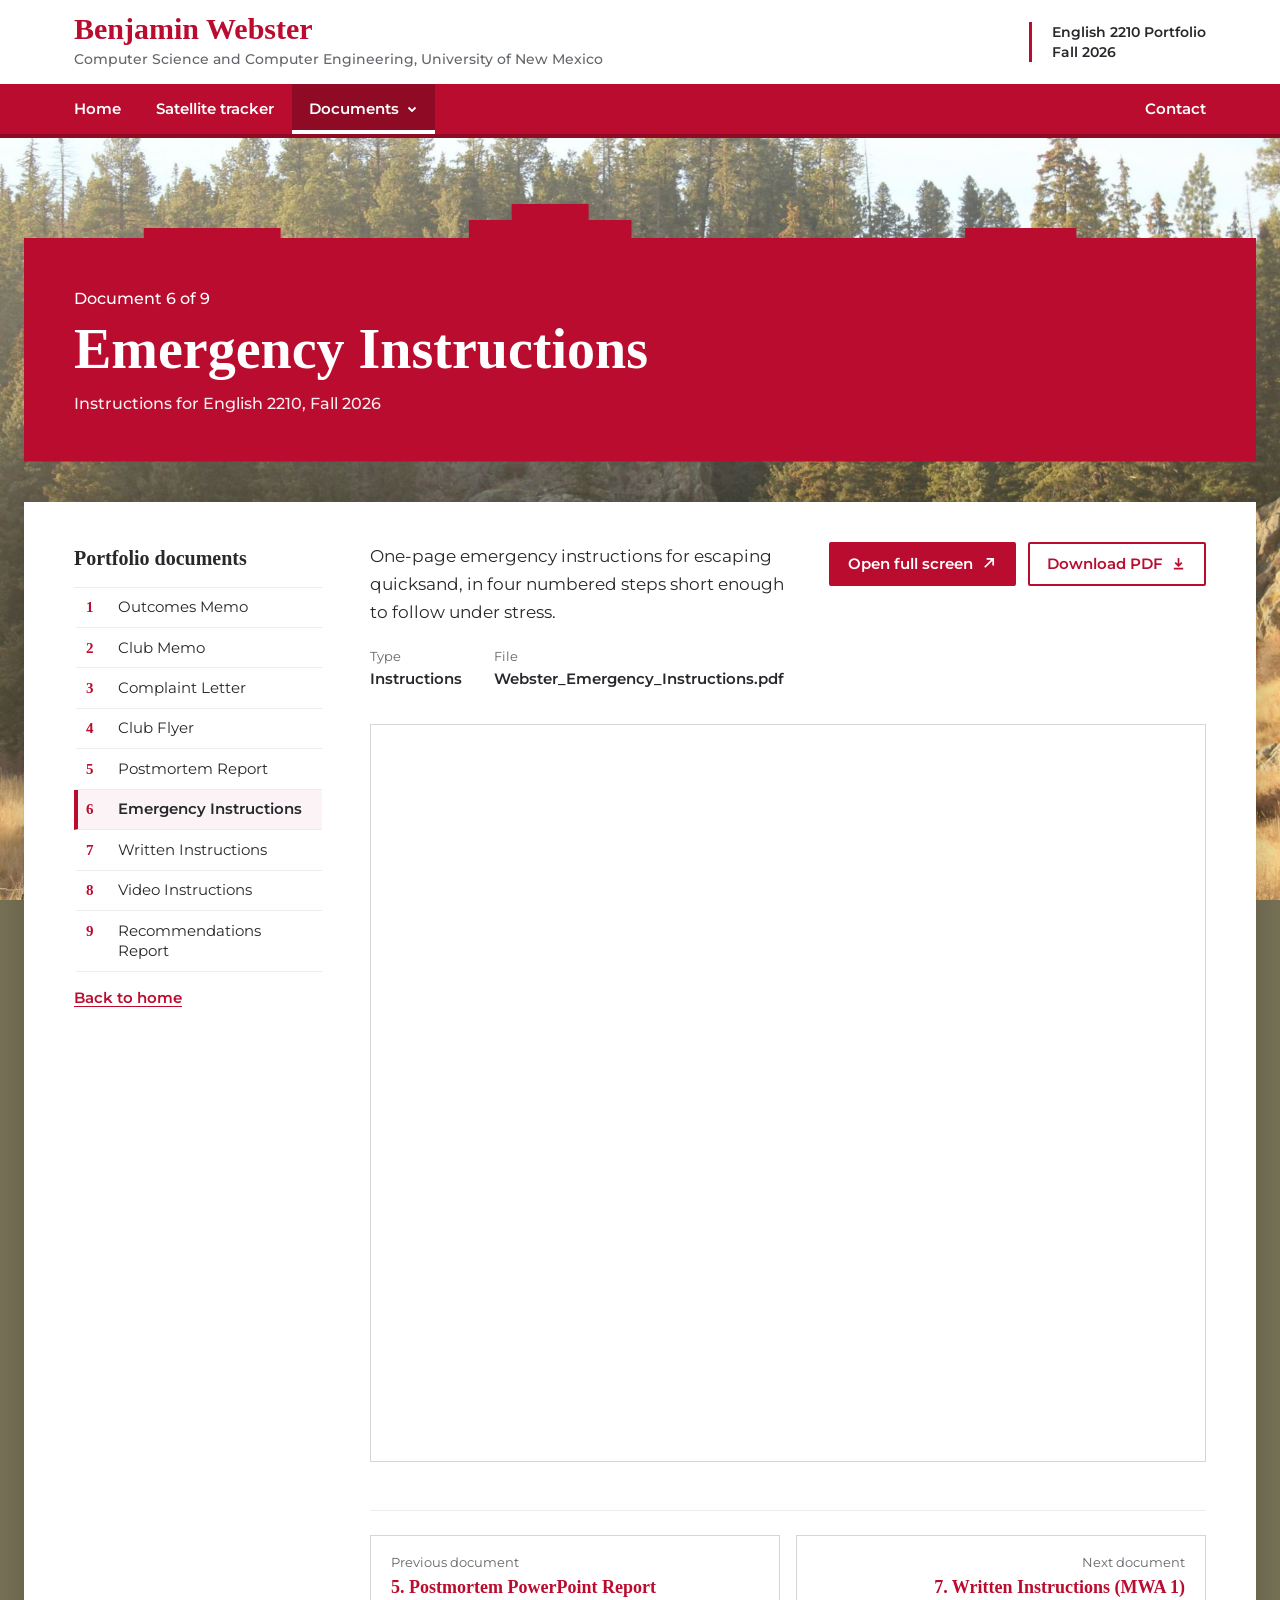
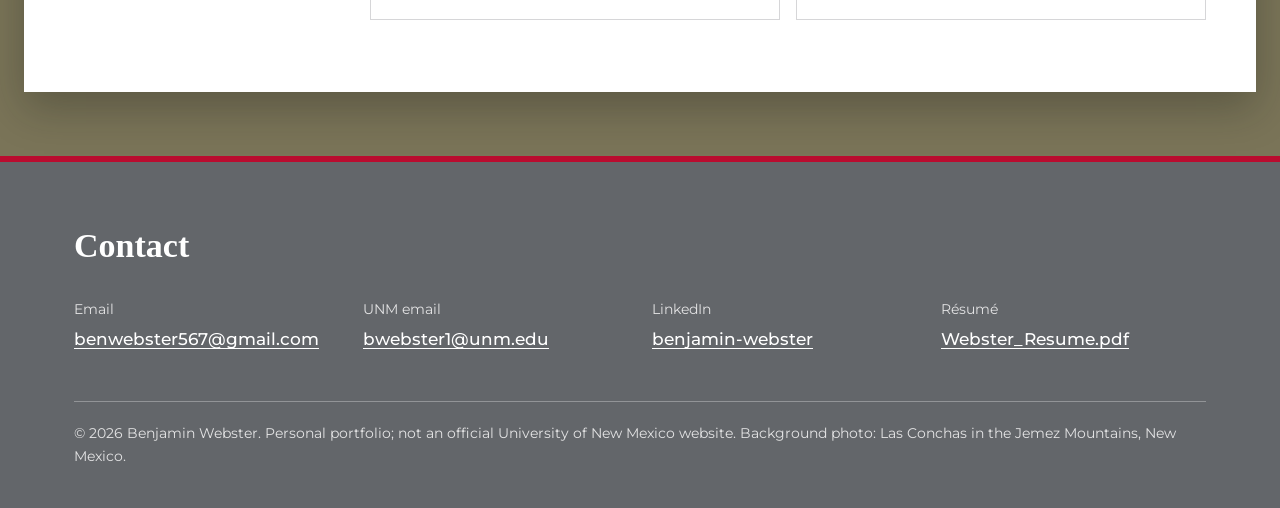
<file: emergency-instructions.html>
<!DOCTYPE html>
<html lang="en">
<head>
  <meta charset="utf-8">
  <meta name="viewport" content="width=device-width, initial-scale=1">
  <title>Emergency Instructions | Benjamin Webster</title>
  <meta name="description" content="Emergency Instructions from Benjamin Webster&#x27;s English 2210 technical writing portfolio.">
  <link rel="preconnect" href="https://fonts.bunny.net">
  <link rel="stylesheet" href="https://fonts.bunny.net/css?family=zilla-slab:500,600,700|montserrat:400,500,600,700&display=swap">
  <link rel="stylesheet" href="assets/style.css?v=10">
  <script src="assets/site.js?v=10" defer></script>
</head>
<body>
  <a class="skip" href="#main">Skip to main content</a>

  <header class="site-header">
    <div class="wrap brand-row">
      <a class="brand" href="index.html">
        <span class="brand-name">Benjamin Webster</span>
        <span class="brand-sub">Computer Science and Computer Engineering, University of New Mexico</span>
      </a>
      <p class="brand-meta">English 2210 Portfolio<br>Fall 2026</p>
    </div>
    <nav class="site-nav" aria-label="Site">
      <div class="wrap nav-row">
        <a href="index.html">Home</a>
        <a href="tracker.html">Satellite tracker</a>
        <div class="menu">
          <a href="outcomes-memo.html" aria-current="page">Documents<svg class="caret" viewBox="0 0 12 12" aria-hidden="true"><path d="M2.5 4.5 6 8l3.5-3.5" fill="none" stroke="currentColor" stroke-width="1.8"/></svg></a>
          <ul class="menu-list" aria-label="Portfolio documents">
              <li><a href="outcomes-memo.html"><span class="n">1</span>Portfolio Outcomes Memo</a></li>
              <li><a href="club-memo.html"><span class="n">2</span>UNM Club Memo</a></li>
              <li><a href="club-complaint-letter.html"><span class="n">3</span>UNM Club Complaint Letter</a></li>
              <li><a href="club-flyer.html"><span class="n">4</span>UNM Club Flyer</a></li>
              <li><a href="postmortem-report.html"><span class="n">5</span>Postmortem PowerPoint Report</a></li>
              <li><a href="emergency-instructions.html"><span class="n">6</span>Emergency Instructions</a></li>
              <li><a href="written-instructions.html"><span class="n">7</span>Written Instructions (MWA 1)</a></li>
              <li><a href="video-instructions.html"><span class="n">8</span>Video Instructions (MWA 1)</a></li>
              <li><a href="recommendations-report.html"><span class="n">9</span>Recommendations Report</a></li>
          </ul>
        </div>
        <a href="#contact">Contact</a>
      </div>
    </nav>
  </header>

  <main id="main">
    <section class="panel band page-band" aria-labelledby="page-title">
      
      <div class="wrap">
        <p class="doc-of">Document 6 of 9</p>
        <h1 id="page-title">Emergency Instructions</h1>
        <p class="doc-kind">Instructions for English 2210, Fall 2026</p>
      </div>
    </section>

    <div class="panel sheet">
    <div class="wrap doc-layout">
      <nav class="doc-nav" aria-label="Portfolio documents">
        <h2>Portfolio documents</h2>
        <ol>
        <li><a href="outcomes-memo.html"><span class="n">1</span><span>Outcomes Memo</span></a></li>
        <li><a href="club-memo.html"><span class="n">2</span><span>Club Memo</span></a></li>
        <li><a href="club-complaint-letter.html"><span class="n">3</span><span>Complaint Letter</span></a></li>
        <li><a href="club-flyer.html"><span class="n">4</span><span>Club Flyer</span></a></li>
        <li><a href="postmortem-report.html"><span class="n">5</span><span>Postmortem Report</span></a></li>
        <li><a href="emergency-instructions.html" aria-current="page"><span class="n">6</span><span>Emergency Instructions</span></a></li>
        <li><a href="written-instructions.html"><span class="n">7</span><span>Written Instructions</span></a></li>
        <li><a href="video-instructions.html"><span class="n">8</span><span>Video Instructions</span></a></li>
        <li><a href="recommendations-report.html"><span class="n">9</span><span>Recommendations Report</span></a></li>
        </ol>
        <a class="home-link" href="index.html">Back to home</a>
      </nav>

      <article class="doc-main" aria-labelledby="page-title">
        <div class="doc-intro">
          <div>
            <!-- Edit this description to name your specific club, task, or topic. -->
            <p>One-page emergency instructions for escaping quicksand, in four numbered steps short enough to follow under stress.</p>
            <dl class="doc-facts"><div><dt>Type</dt><dd>Instructions</dd></div><div><dt>File</dt><dd>Webster_Emergency_Instructions.pdf</dd></div></dl>
          </div>
          <div class="doc-actions">
            <a class="btn" href="documents/Webster_Emergency_Instructions.pdf" target="_blank" rel="noopener">Open full screen<svg viewBox="0 0 16 16" aria-hidden="true"><path d="M6 3h7v7M13 3 4 12" fill="none" stroke="currentColor" stroke-width="1.8"/></svg><span class="sr-only"> (opens in a new tab)</span></a>
            <a class="btn secondary" href="documents/Webster_Emergency_Instructions.pdf" download>Download PDF<svg viewBox="0 0 16 16" aria-hidden="true"><path d="M8 2v8.5M4.5 7 8 10.5 11.5 7M3 13.5h10" fill="none" stroke="currentColor" stroke-width="1.8"/></svg></a>
          </div>
        </div>

        <div class="viewer" data-pdf="documents/Webster_Emergency_Instructions.pdf" data-title="Emergency Instructions"></div>

        <nav class="pager" aria-label="Previous and next documents">
          <a class="prev" href="postmortem-report.html"><span class="dir">Previous document</span><span class="t">5. Postmortem PowerPoint Report</span></a>
          <a class="next" href="written-instructions.html"><span class="dir">Next document</span><span class="t">7. Written Instructions (MWA 1)</span></a>
        </nav>
      </article>
    </div>
    </div>
  </main>

  <footer class="contact" id="contact">
    <div class="wrap">
      <h2>Contact</h2>
      <dl class="contact-list">
        <div><dt>Email</dt><dd><a href="mailto:benwebster567@gmail.com">benwebster567@gmail.com</a></dd></div>
        <div><dt>UNM email</dt><dd><a href="mailto:bwebster1@unm.edu">bwebster1@unm.edu</a></dd></div>
        <div><dt>LinkedIn</dt><dd><a href="https://www.linkedin.com/in/benjamin-webster-b11243381/" target="_blank" rel="noopener">benjamin-webster</a></dd></div>
        <div><dt>Résumé</dt><dd><a href="documents/Webster_Resume.pdf" target="_blank" rel="noopener">Webster_Resume.pdf</a></dd></div>
      </dl>
      <p class="footnote">© 2026 Benjamin Webster. Personal portfolio; not an official University of New Mexico website. Background photo: Las Conchas in the Jemez Mountains, New Mexico.</p>
    </div>
  </footer>
</body>
</html>
</file>
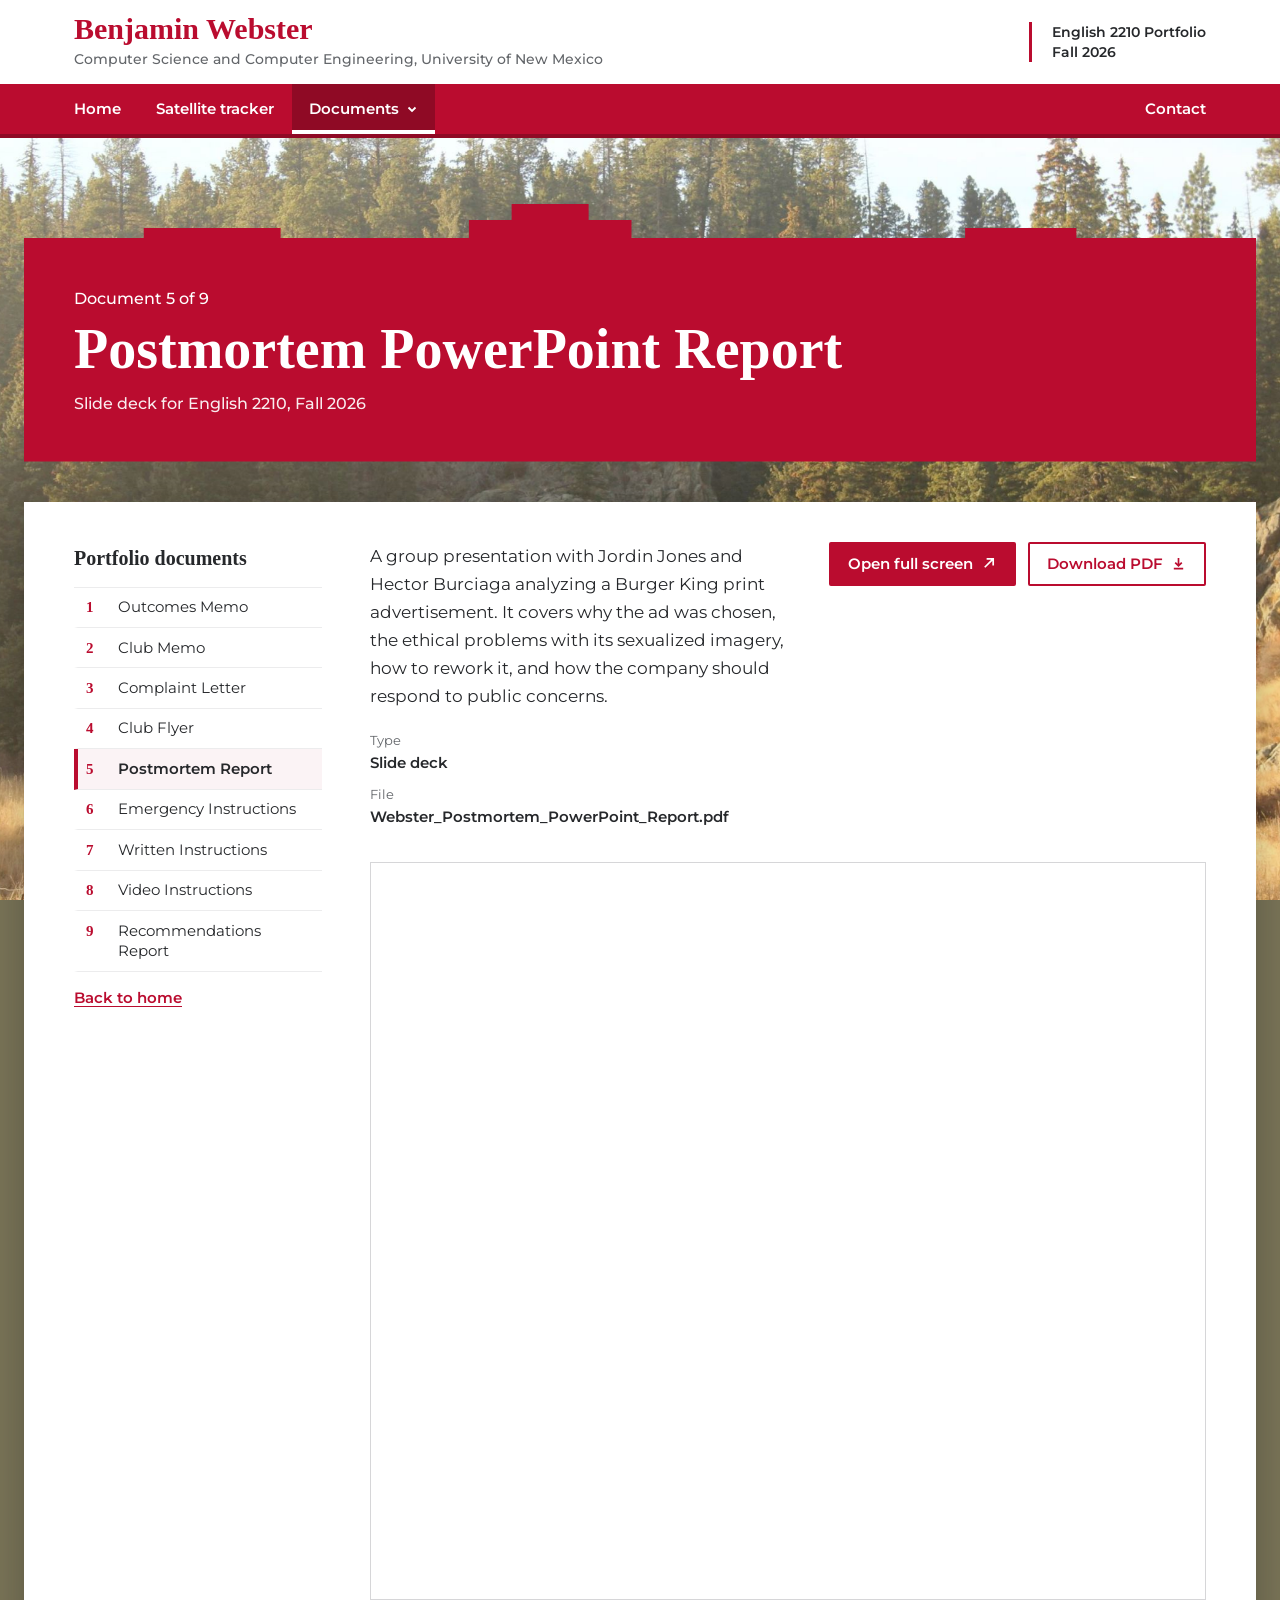
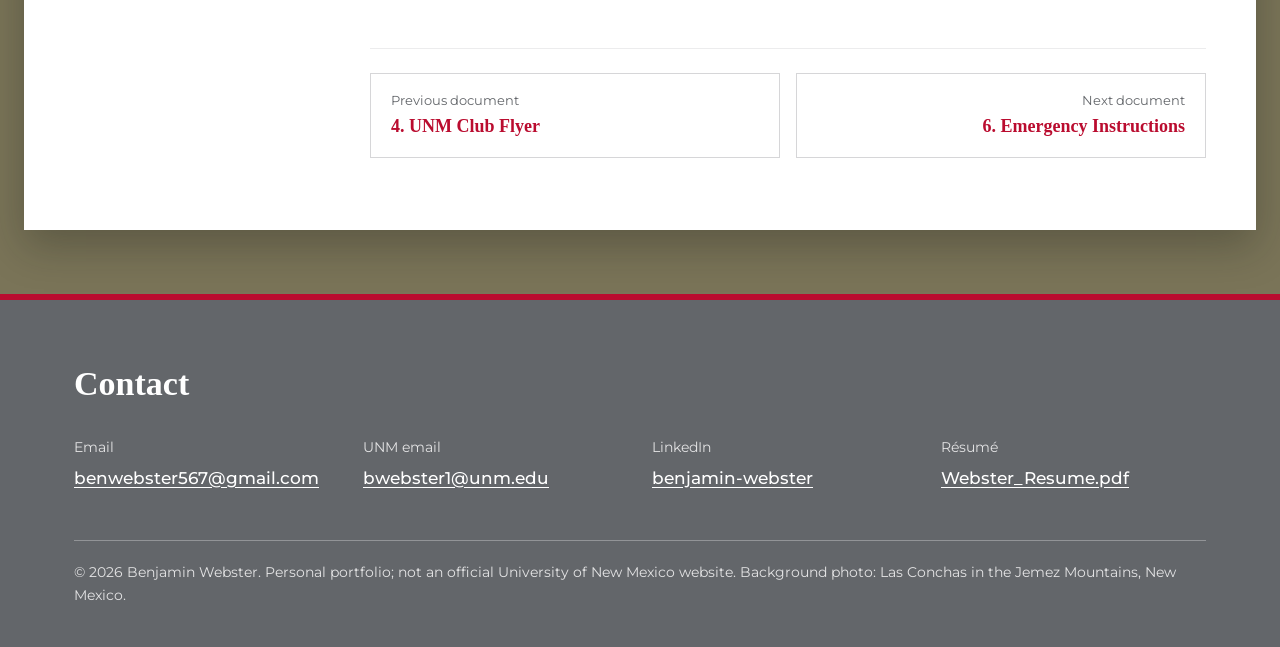
<file: postmortem-report.html>
<!DOCTYPE html>
<html lang="en">
<head>
  <meta charset="utf-8">
  <meta name="viewport" content="width=device-width, initial-scale=1">
  <title>Postmortem PowerPoint Report | Benjamin Webster</title>
  <meta name="description" content="Postmortem PowerPoint Report from Benjamin Webster&#x27;s English 2210 technical writing portfolio.">
  <link rel="preconnect" href="https://fonts.bunny.net">
  <link rel="stylesheet" href="https://fonts.bunny.net/css?family=zilla-slab:500,600,700|montserrat:400,500,600,700&display=swap">
  <link rel="stylesheet" href="assets/style.css?v=10">
  <script src="assets/site.js?v=10" defer></script>
</head>
<body>
  <a class="skip" href="#main">Skip to main content</a>

  <header class="site-header">
    <div class="wrap brand-row">
      <a class="brand" href="index.html">
        <span class="brand-name">Benjamin Webster</span>
        <span class="brand-sub">Computer Science and Computer Engineering, University of New Mexico</span>
      </a>
      <p class="brand-meta">English 2210 Portfolio<br>Fall 2026</p>
    </div>
    <nav class="site-nav" aria-label="Site">
      <div class="wrap nav-row">
        <a href="index.html">Home</a>
        <a href="tracker.html">Satellite tracker</a>
        <div class="menu">
          <a href="outcomes-memo.html" aria-current="page">Documents<svg class="caret" viewBox="0 0 12 12" aria-hidden="true"><path d="M2.5 4.5 6 8l3.5-3.5" fill="none" stroke="currentColor" stroke-width="1.8"/></svg></a>
          <ul class="menu-list" aria-label="Portfolio documents">
              <li><a href="outcomes-memo.html"><span class="n">1</span>Portfolio Outcomes Memo</a></li>
              <li><a href="club-memo.html"><span class="n">2</span>UNM Club Memo</a></li>
              <li><a href="club-complaint-letter.html"><span class="n">3</span>UNM Club Complaint Letter</a></li>
              <li><a href="club-flyer.html"><span class="n">4</span>UNM Club Flyer</a></li>
              <li><a href="postmortem-report.html"><span class="n">5</span>Postmortem PowerPoint Report</a></li>
              <li><a href="emergency-instructions.html"><span class="n">6</span>Emergency Instructions</a></li>
              <li><a href="written-instructions.html"><span class="n">7</span>Written Instructions (MWA 1)</a></li>
              <li><a href="video-instructions.html"><span class="n">8</span>Video Instructions (MWA 1)</a></li>
              <li><a href="recommendations-report.html"><span class="n">9</span>Recommendations Report</a></li>
          </ul>
        </div>
        <a href="#contact">Contact</a>
      </div>
    </nav>
  </header>

  <main id="main">
    <section class="panel band page-band" aria-labelledby="page-title">
      
      <div class="wrap">
        <p class="doc-of">Document 5 of 9</p>
        <h1 id="page-title">Postmortem PowerPoint Report</h1>
        <p class="doc-kind">Slide deck for English 2210, Fall 2026</p>
      </div>
    </section>

    <div class="panel sheet">
    <div class="wrap doc-layout">
      <nav class="doc-nav" aria-label="Portfolio documents">
        <h2>Portfolio documents</h2>
        <ol>
        <li><a href="outcomes-memo.html"><span class="n">1</span><span>Outcomes Memo</span></a></li>
        <li><a href="club-memo.html"><span class="n">2</span><span>Club Memo</span></a></li>
        <li><a href="club-complaint-letter.html"><span class="n">3</span><span>Complaint Letter</span></a></li>
        <li><a href="club-flyer.html"><span class="n">4</span><span>Club Flyer</span></a></li>
        <li><a href="postmortem-report.html" aria-current="page"><span class="n">5</span><span>Postmortem Report</span></a></li>
        <li><a href="emergency-instructions.html"><span class="n">6</span><span>Emergency Instructions</span></a></li>
        <li><a href="written-instructions.html"><span class="n">7</span><span>Written Instructions</span></a></li>
        <li><a href="video-instructions.html"><span class="n">8</span><span>Video Instructions</span></a></li>
        <li><a href="recommendations-report.html"><span class="n">9</span><span>Recommendations Report</span></a></li>
        </ol>
        <a class="home-link" href="index.html">Back to home</a>
      </nav>

      <article class="doc-main" aria-labelledby="page-title">
        <div class="doc-intro">
          <div>
            <!-- Edit this description to name your specific club, task, or topic. -->
            <p>A group presentation with Jordin Jones and Hector Burciaga analyzing a Burger King print advertisement. It covers why the ad was chosen, the ethical problems with its sexualized imagery, how to rework it, and how the company should respond to public concerns.</p>
            <dl class="doc-facts"><div><dt>Type</dt><dd>Slide deck</dd></div><div><dt>File</dt><dd>Webster_Postmortem_PowerPoint_Report.pdf</dd></div></dl>
          </div>
          <div class="doc-actions">
            <a class="btn" href="documents/Webster_Postmortem_PowerPoint_Report.pdf" target="_blank" rel="noopener">Open full screen<svg viewBox="0 0 16 16" aria-hidden="true"><path d="M6 3h7v7M13 3 4 12" fill="none" stroke="currentColor" stroke-width="1.8"/></svg><span class="sr-only"> (opens in a new tab)</span></a>
            <a class="btn secondary" href="documents/Webster_Postmortem_PowerPoint_Report.pdf" download>Download PDF<svg viewBox="0 0 16 16" aria-hidden="true"><path d="M8 2v8.5M4.5 7 8 10.5 11.5 7M3 13.5h10" fill="none" stroke="currentColor" stroke-width="1.8"/></svg></a>
          </div>
        </div>

        <div class="viewer" data-pdf="documents/Webster_Postmortem_PowerPoint_Report.pdf" data-title="Postmortem PowerPoint Report"></div>

        <nav class="pager" aria-label="Previous and next documents">
          <a class="prev" href="club-flyer.html"><span class="dir">Previous document</span><span class="t">4. UNM Club Flyer</span></a>
          <a class="next" href="emergency-instructions.html"><span class="dir">Next document</span><span class="t">6. Emergency Instructions</span></a>
        </nav>
      </article>
    </div>
    </div>
  </main>

  <footer class="contact" id="contact">
    <div class="wrap">
      <h2>Contact</h2>
      <dl class="contact-list">
        <div><dt>Email</dt><dd><a href="mailto:benwebster567@gmail.com">benwebster567@gmail.com</a></dd></div>
        <div><dt>UNM email</dt><dd><a href="mailto:bwebster1@unm.edu">bwebster1@unm.edu</a></dd></div>
        <div><dt>LinkedIn</dt><dd><a href="https://www.linkedin.com/in/benjamin-webster-b11243381/" target="_blank" rel="noopener">benjamin-webster</a></dd></div>
        <div><dt>Résumé</dt><dd><a href="documents/Webster_Resume.pdf" target="_blank" rel="noopener">Webster_Resume.pdf</a></dd></div>
      </dl>
      <p class="footnote">© 2026 Benjamin Webster. Personal portfolio; not an official University of New Mexico website. Background photo: Las Conchas in the Jemez Mountains, New Mexico.</p>
    </div>
  </footer>
</body>
</html>
</file>
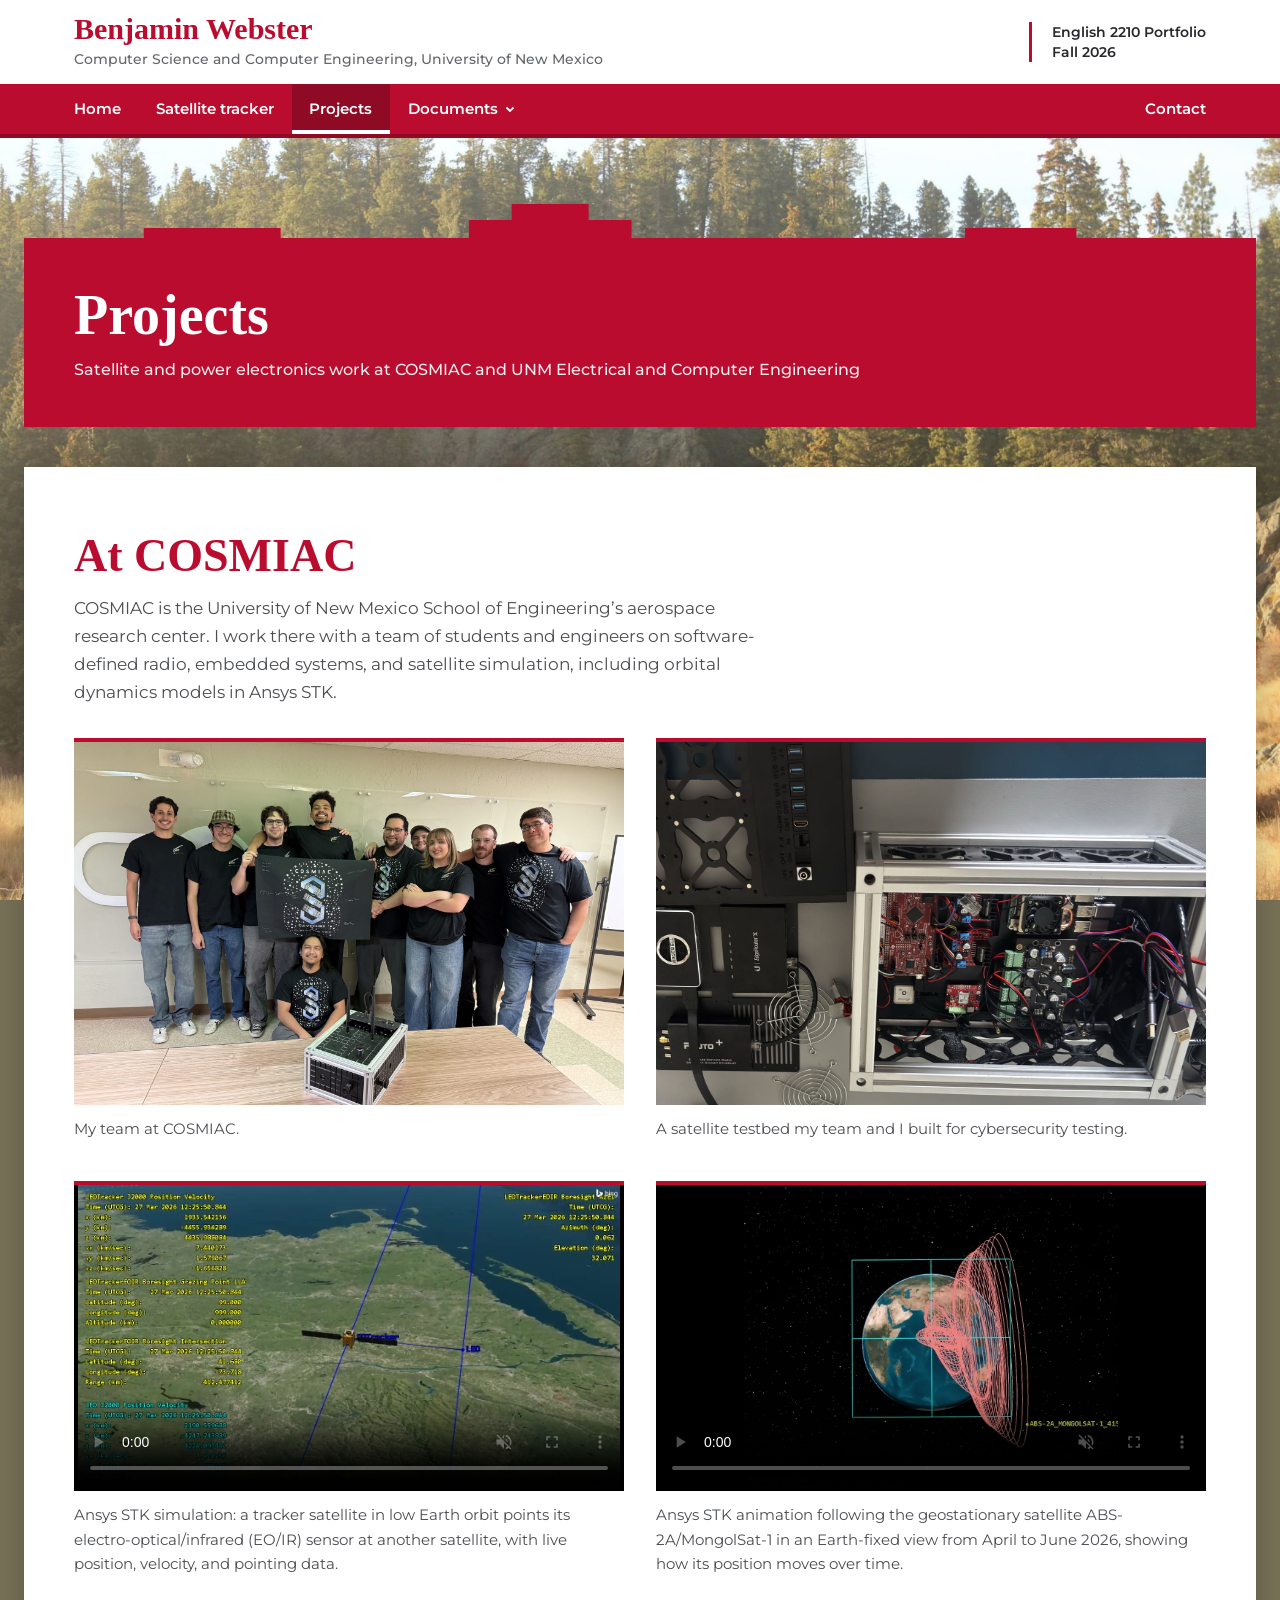
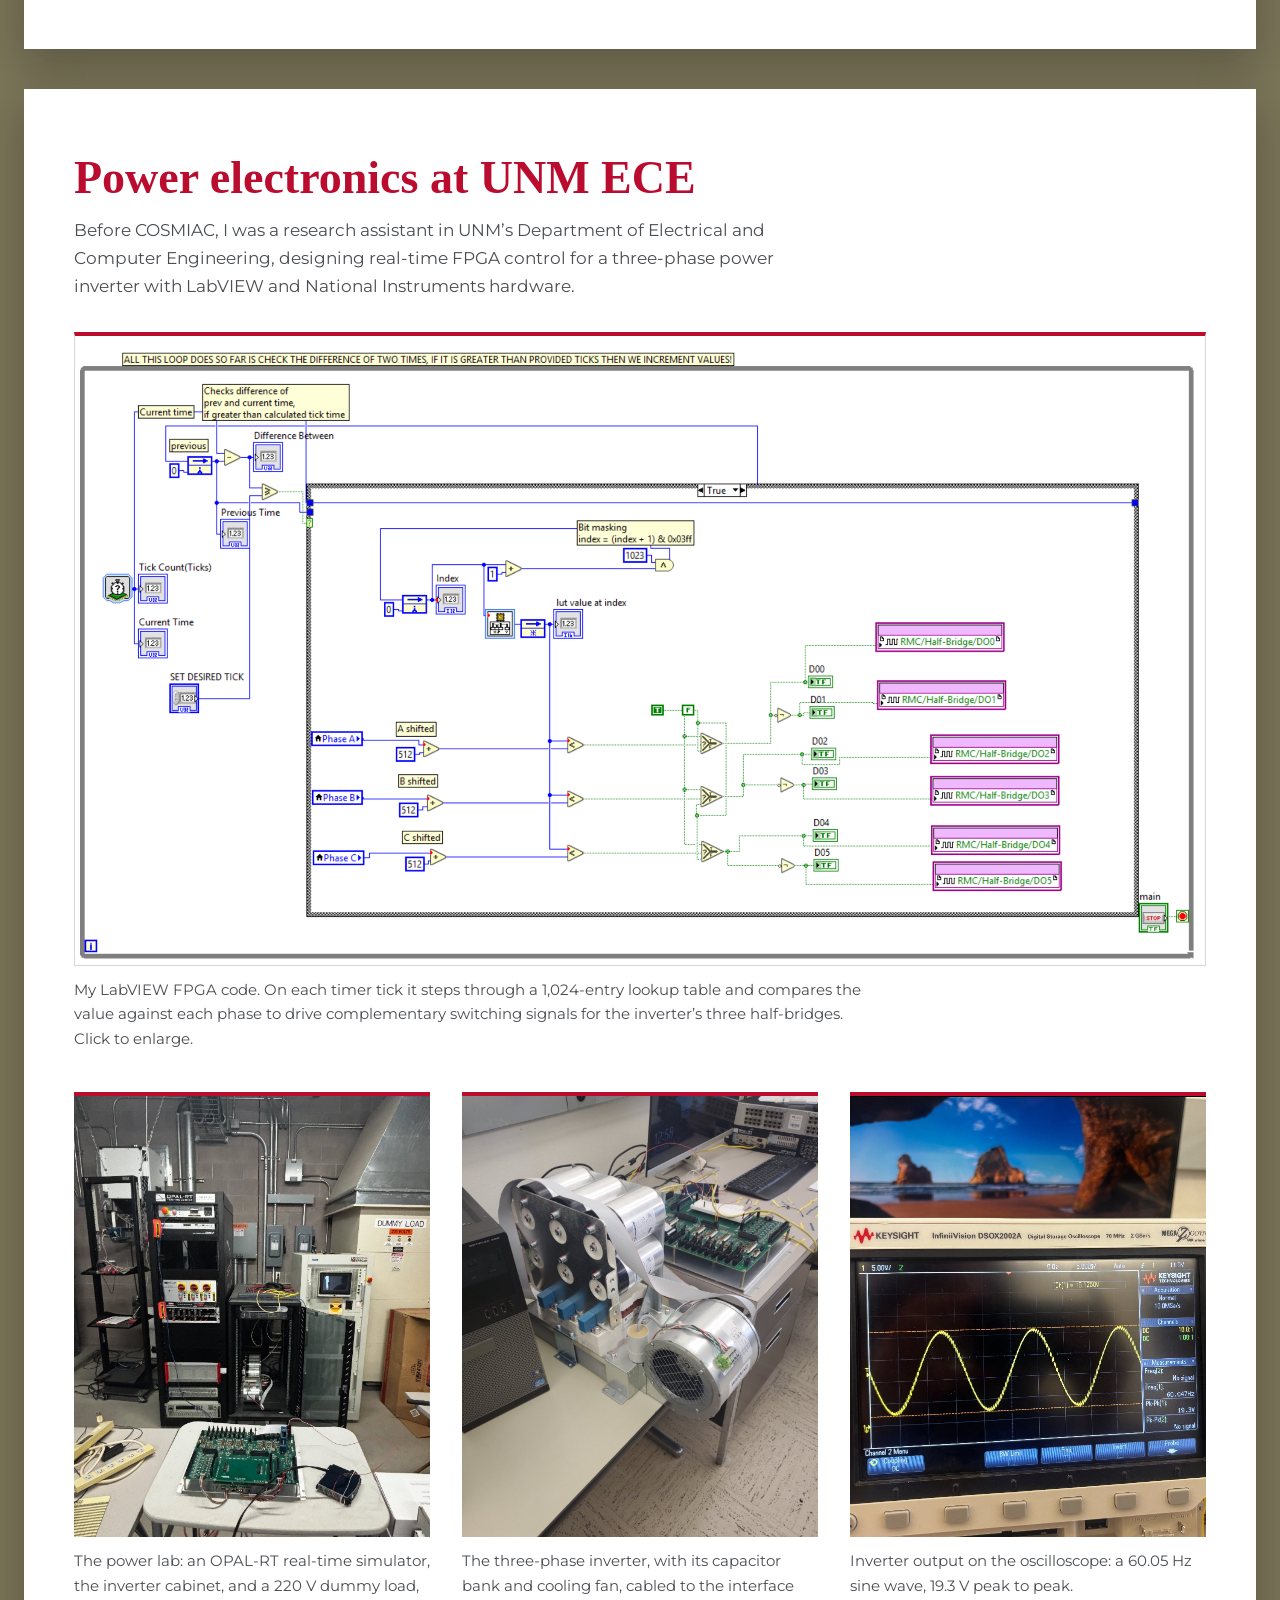
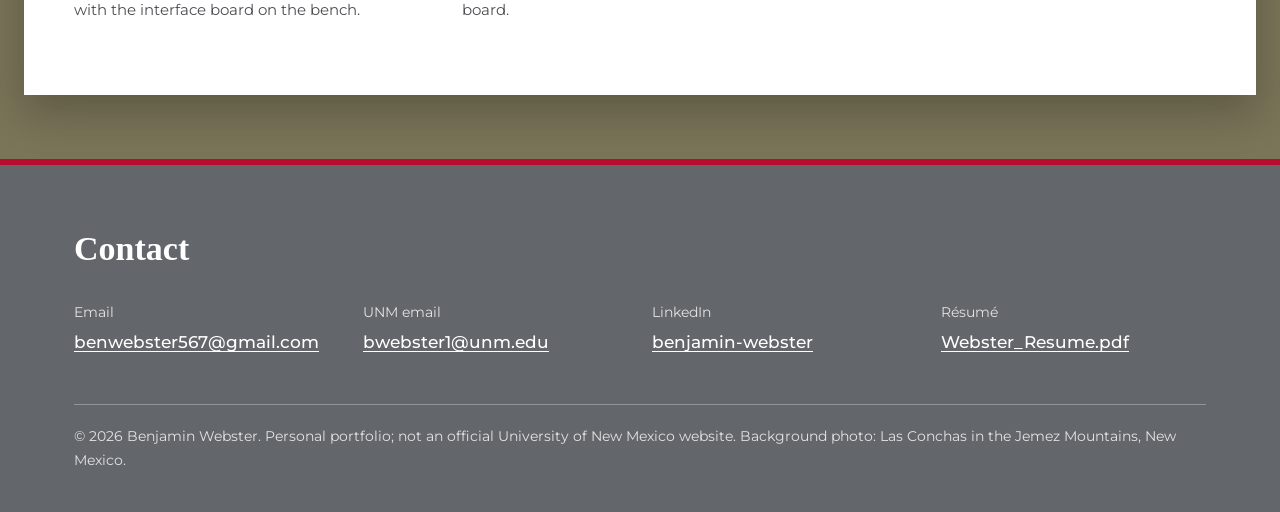
<file: projects.html>
<!DOCTYPE html>
<html lang="en">
<head>
  <meta charset="utf-8">
  <meta name="viewport" content="width=device-width, initial-scale=1">
  <title>Projects | Benjamin Webster</title>
  <meta name="description" content="Benjamin Webster&#x27;s engineering projects at COSMIAC and UNM ECE: satellite testbeds, orbital simulations, and three-phase inverter control.">
  <link rel="preconnect" href="https://fonts.bunny.net">
  <link rel="stylesheet" href="https://fonts.bunny.net/css?family=zilla-slab:500,600,700|montserrat:400,500,600,700&display=swap">
  <link rel="stylesheet" href="assets/style.css?v=9">
  <script src="assets/site.js?v=9" defer></script>
</head>
<body>
  <a class="skip" href="#main">Skip to main content</a>

  <header class="site-header">
    <div class="wrap brand-row">
      <a class="brand" href="index.html">
        <span class="brand-name">Benjamin Webster</span>
        <span class="brand-sub">Computer Science and Computer Engineering, University of New Mexico</span>
      </a>
      <p class="brand-meta">English 2210 Portfolio<br>Fall 2026</p>
    </div>
    <nav class="site-nav" aria-label="Site">
      <div class="wrap nav-row">
        <a href="index.html">Home</a>
        <a href="index.html#tracker">Satellite tracker</a>
        <a href="projects.html" aria-current="page">Projects</a>
        <div class="menu">
          <a href="outcomes-memo.html">Documents<svg class="caret" viewBox="0 0 12 12" aria-hidden="true"><path d="M2.5 4.5 6 8l3.5-3.5" fill="none" stroke="currentColor" stroke-width="1.8"/></svg></a>
          <ul class="menu-list" aria-label="Portfolio documents">
              <li><a href="outcomes-memo.html"><span class="n">1</span>Portfolio Outcomes Memo</a></li>
              <li><a href="club-memo.html"><span class="n">2</span>UNM Club Memo</a></li>
              <li><a href="club-complaint-letter.html"><span class="n">3</span>UNM Club Complaint Letter</a></li>
              <li><a href="club-flyer.html"><span class="n">4</span>UNM Club Flyer</a></li>
              <li><a href="postmortem-report.html"><span class="n">5</span>Postmortem PowerPoint Report</a></li>
              <li><a href="emergency-instructions.html"><span class="n">6</span>Emergency Instructions</a></li>
              <li><a href="written-instructions.html"><span class="n">7</span>Written Instructions (MWA 1)</a></li>
              <li><a href="video-instructions.html"><span class="n">8</span>Video Instructions (MWA 1)</a></li>
              <li><a href="recommendations-report.html"><span class="n">9</span>Recommendations Report</a></li>
          </ul>
        </div>
        <a href="#contact">Contact</a>
      </div>
    </nav>
  </header>

  <main id="main">
    <section class="panel band page-band" aria-labelledby="page-title">
      
      <div class="wrap">
        <h1 id="page-title">Projects</h1>
        <p class="doc-kind">Satellite and power electronics work at COSMIAC and UNM Electrical and Computer Engineering</p>
      </div>
    </section>

    <!-- ===================== AT COSMIAC ===================== -->
    <section class="panel showcase" id="cosmiac" aria-labelledby="cosmiac-title">
      <div class="wrap">
        <div class="section-head">
          <h2 id="cosmiac-title">At COSMIAC</h2>
          <p>COSMIAC is the University of New Mexico School of Engineering’s aerospace research center. I work there with a team of students and engineers on software-defined radio, embedded systems, and satellite simulation, including orbital dynamics models in Ansys STK.</p>
        </div>
        <div class="two-up">
          <figure>
            <img class="team" src="images/cosmiac-team.jpg" width="1800" height="1350" loading="lazy"
                 alt="Benjamin Webster and his COSMIAC teammates holding a signed CaveCube 3 banner, with a satellite testbed on the table in front of them">
            <figcaption>My team at COSMIAC.</figcaption>
          </figure>
          <figure>
            <img src="images/satellite-testbed.jpg" width="1600" height="995" loading="lazy"
                 alt="Open aluminum frame of a satellite testbed full of circuit boards and wiring, with a software-defined radio, network router, and connector panel laid out beside it">
            <figcaption>A satellite testbed my team and I built for cybersecurity testing.</figcaption>
          </figure>
        </div>
        <div class="two-up">
          <figure>
            <video class="sim" src="videos/stk-leo-eoir-tracking.mp4" poster="videos/stk-leo-eoir-tracking.jpg"
                   muted loop playsinline controls preload="none" width="1280" height="720"
                   aria-label="Simulation of a satellite in low Earth orbit pointing its sensor at another satellite over North America"></video>
            <figcaption>Ansys STK simulation: a tracker satellite in low Earth orbit points its electro-optical/infrared (EO/IR) sensor at another satellite, with live position, velocity, and pointing data.</figcaption>
          </figure>
          <figure>
            <video class="sim" src="videos/stk-geo-abs2a.mp4" poster="videos/stk-geo-abs2a.jpg"
                   muted loop playsinline controls preload="none" width="1008" height="824"
                   aria-label="Animation of a geostationary satellite's path traced over Earth in a fixed reference grid"></video>
            <figcaption>Ansys STK animation following the geostationary satellite ABS-2A/MongolSat-1 in an Earth-fixed view from April to June 2026, showing how its position moves over time.</figcaption>
          </figure>
        </div>
      </div>
    </section>


    <!-- ===================== UNM ECE ===================== -->
    <section class="panel showcase" id="ece" aria-labelledby="ece-title">
      <div class="wrap">
        <div class="section-head">
          <h2 id="ece-title">Power electronics at UNM ECE</h2>
          <p>Before COSMIAC, I was a research assistant in UNM’s Department of Electrical and Computer Engineering, designing real-time FPGA control for a three-phase power inverter with LabVIEW and National Instruments hardware.</p>
        </div>
        <figure class="wide-figure">
          <a href="images/ece-labview-fpga.png" target="_blank" rel="noopener">
            <img src="images/ece-labview-fpga.png" width="2163" height="1204" loading="lazy"
                 alt="LabVIEW FPGA block diagram with a timed loop, a lookup table, phase comparisons, and six digital outputs labeled RMC/Half-Bridge DO0 through DO5">
            <span class="sr-only">(opens full size)</span>
          </a>
          <figcaption>My LabVIEW FPGA code. On each timer tick it steps through a 1,024-entry lookup table and compares the value against each phase to drive complementary switching signals for the inverter’s three half-bridges. Click to enlarge.</figcaption>
        </figure>
        <div class="three-up">
          <figure>
            <a href="images/ece-power-lab.jpg" target="_blank" rel="noopener">
              <img src="images/ece-power-lab.jpg" width="1179" height="1581" loading="lazy" class="pos-lab"
                   alt="Power lab with an OPAL-RT real-time simulator rack, an open inverter cabinet, a 220-volt dummy load, and a controller board on a table">
              <span class="sr-only">(opens full size)</span>
            </a>
            <figcaption>The power lab: an OPAL-RT real-time simulator, the inverter cabinet, and a 220 V dummy load, with the interface board on the bench.</figcaption>
          </figure>
          <figure>
            <a href="images/ece-inverter.jpg" target="_blank" rel="noopener">
              <img src="images/ece-inverter.jpg" width="1179" height="1567" loading="lazy"
                   alt="Three-phase inverter with large film capacitors, power modules, and a cooling fan, cabled to a green interface board">
              <span class="sr-only">(opens full size)</span>
            </a>
            <figcaption>The three-phase inverter, with its capacitor bank and cooling fan, cabled to the interface board.</figcaption>
          </figure>
          <figure>
            <a href="images/ece-scope-60hz.jpg" target="_blank" rel="noopener">
              <img src="images/ece-scope-60hz.jpg" width="1179" height="878" loading="lazy" class="pos-scope"
                   alt="Oscilloscope showing a sine wave measured at 60.047 hertz and 19.3 volts peak to peak">
              <span class="sr-only">(opens full size)</span>
            </a>
            <figcaption>Inverter output on the oscilloscope: a 60.05 Hz sine wave, 19.3 V peak to peak.</figcaption>
          </figure>
        </div>
      </div>
    </section>

  </main>

  <footer class="contact" id="contact">
    <div class="wrap">
      <h2>Contact</h2>
      <dl class="contact-list">
        <div><dt>Email</dt><dd><a href="mailto:benwebster567@gmail.com">benwebster567@gmail.com</a></dd></div>
        <div><dt>UNM email</dt><dd><a href="mailto:bwebster1@unm.edu">bwebster1@unm.edu</a></dd></div>
        <div><dt>LinkedIn</dt><dd><a href="https://www.linkedin.com/in/benjamin-webster-b11243381/" target="_blank" rel="noopener">benjamin-webster</a></dd></div>
        <div><dt>Résumé</dt><dd><a href="documents/Webster_Resume.pdf" target="_blank" rel="noopener">Webster_Resume.pdf</a></dd></div>
      </dl>
      <p class="footnote">© 2026 Benjamin Webster. Personal portfolio; not an official University of New Mexico website. Background photo: Las Conchas in the Jemez Mountains, New Mexico.</p>
    </div>
  </footer>
</body>
</html>
</file>
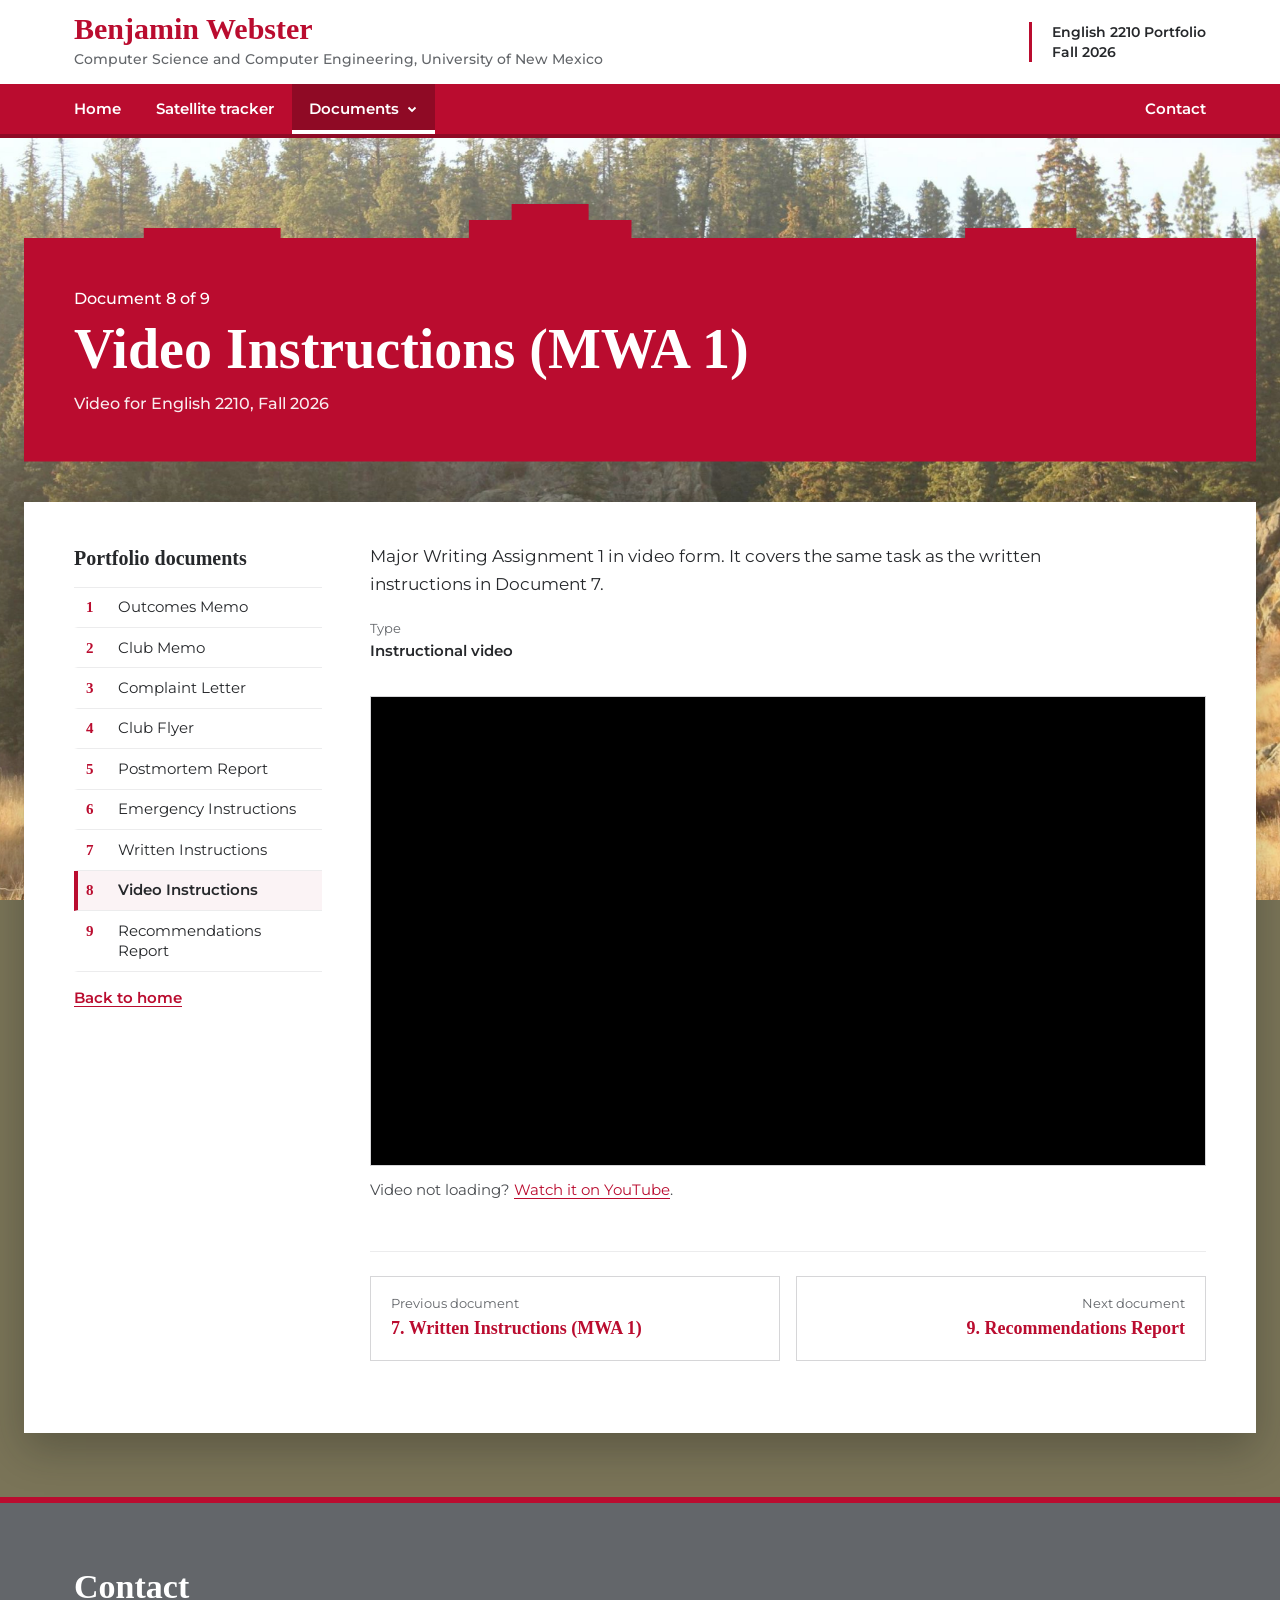
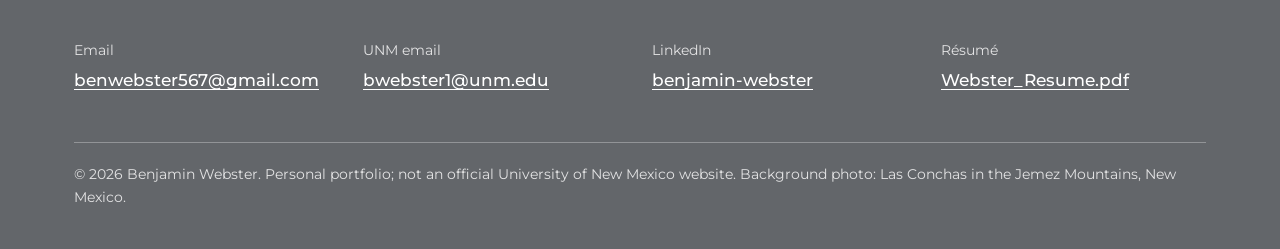
<file: video-instructions.html>
<!DOCTYPE html>
<html lang="en">
<head>
  <meta charset="utf-8">
  <meta name="viewport" content="width=device-width, initial-scale=1">
  <title>Video Instructions (MWA 1) | Benjamin Webster</title>
  <meta name="description" content="Video Instructions (MWA 1) from Benjamin Webster&#x27;s English 2210 technical writing portfolio.">
  <link rel="preconnect" href="https://fonts.bunny.net">
  <link rel="stylesheet" href="https://fonts.bunny.net/css?family=zilla-slab:500,600,700|montserrat:400,500,600,700&display=swap">
  <link rel="stylesheet" href="assets/style.css?v=10">
  <script src="assets/site.js?v=10" defer></script>
</head>
<body>
  <a class="skip" href="#main">Skip to main content</a>

  <header class="site-header">
    <div class="wrap brand-row">
      <a class="brand" href="index.html">
        <span class="brand-name">Benjamin Webster</span>
        <span class="brand-sub">Computer Science and Computer Engineering, University of New Mexico</span>
      </a>
      <p class="brand-meta">English 2210 Portfolio<br>Fall 2026</p>
    </div>
    <nav class="site-nav" aria-label="Site">
      <div class="wrap nav-row">
        <a href="index.html">Home</a>
        <a href="tracker.html">Satellite tracker</a>
        <div class="menu">
          <a href="outcomes-memo.html" aria-current="page">Documents<svg class="caret" viewBox="0 0 12 12" aria-hidden="true"><path d="M2.5 4.5 6 8l3.5-3.5" fill="none" stroke="currentColor" stroke-width="1.8"/></svg></a>
          <ul class="menu-list" aria-label="Portfolio documents">
              <li><a href="outcomes-memo.html"><span class="n">1</span>Portfolio Outcomes Memo</a></li>
              <li><a href="club-memo.html"><span class="n">2</span>UNM Club Memo</a></li>
              <li><a href="club-complaint-letter.html"><span class="n">3</span>UNM Club Complaint Letter</a></li>
              <li><a href="club-flyer.html"><span class="n">4</span>UNM Club Flyer</a></li>
              <li><a href="postmortem-report.html"><span class="n">5</span>Postmortem PowerPoint Report</a></li>
              <li><a href="emergency-instructions.html"><span class="n">6</span>Emergency Instructions</a></li>
              <li><a href="written-instructions.html"><span class="n">7</span>Written Instructions (MWA 1)</a></li>
              <li><a href="video-instructions.html"><span class="n">8</span>Video Instructions (MWA 1)</a></li>
              <li><a href="recommendations-report.html"><span class="n">9</span>Recommendations Report</a></li>
          </ul>
        </div>
        <a href="#contact">Contact</a>
      </div>
    </nav>
  </header>

  <main id="main">
    <section class="panel band page-band" aria-labelledby="page-title">
      
      <div class="wrap">
        <p class="doc-of">Document 8 of 9</p>
        <h1 id="page-title">Video Instructions (MWA 1)</h1>
        <p class="doc-kind">Video for English 2210, Fall 2026</p>
      </div>
    </section>

    <div class="panel sheet">
    <div class="wrap doc-layout">
      <nav class="doc-nav" aria-label="Portfolio documents">
        <h2>Portfolio documents</h2>
        <ol>
        <li><a href="outcomes-memo.html"><span class="n">1</span><span>Outcomes Memo</span></a></li>
        <li><a href="club-memo.html"><span class="n">2</span><span>Club Memo</span></a></li>
        <li><a href="club-complaint-letter.html"><span class="n">3</span><span>Complaint Letter</span></a></li>
        <li><a href="club-flyer.html"><span class="n">4</span><span>Club Flyer</span></a></li>
        <li><a href="postmortem-report.html"><span class="n">5</span><span>Postmortem Report</span></a></li>
        <li><a href="emergency-instructions.html"><span class="n">6</span><span>Emergency Instructions</span></a></li>
        <li><a href="written-instructions.html"><span class="n">7</span><span>Written Instructions</span></a></li>
        <li><a href="video-instructions.html" aria-current="page"><span class="n">8</span><span>Video Instructions</span></a></li>
        <li><a href="recommendations-report.html"><span class="n">9</span><span>Recommendations Report</span></a></li>
        </ol>
        <a class="home-link" href="index.html">Back to home</a>
      </nav>

      <article class="doc-main" aria-labelledby="page-title">
        <div class="doc-intro">
          <div>
            <!-- Edit this description to name your specific club, task, or topic. -->
            <p>Major Writing Assignment 1 in video form. It covers the same task as the written instructions in Document 7.</p>
            <dl class="doc-facts"><div><dt>Type</dt><dd>Instructional video</dd></div></dl>
          </div>
        </div>

        <!--
          VIDEO: paste your YouTube video ID into data-youtube-id below (the part
          after "watch?v=" in the link). Unlisted videos work. Leave it empty to
          play documents/Webster_Video_Instructions_MWA1.mp4 instead.
        -->
        <div class="video" data-youtube-id="lWY4owxDl14" data-mp4="documents/Webster_Video_Instructions_MWA1.mp4" data-title="Video Instructions (MWA 1)"></div>

        <nav class="pager" aria-label="Previous and next documents">
          <a class="prev" href="written-instructions.html"><span class="dir">Previous document</span><span class="t">7. Written Instructions (MWA 1)</span></a>
          <a class="next" href="recommendations-report.html"><span class="dir">Next document</span><span class="t">9. Recommendations Report</span></a>
        </nav>
      </article>
    </div>
    </div>
  </main>

  <footer class="contact" id="contact">
    <div class="wrap">
      <h2>Contact</h2>
      <dl class="contact-list">
        <div><dt>Email</dt><dd><a href="mailto:benwebster567@gmail.com">benwebster567@gmail.com</a></dd></div>
        <div><dt>UNM email</dt><dd><a href="mailto:bwebster1@unm.edu">bwebster1@unm.edu</a></dd></div>
        <div><dt>LinkedIn</dt><dd><a href="https://www.linkedin.com/in/benjamin-webster-b11243381/" target="_blank" rel="noopener">benjamin-webster</a></dd></div>
        <div><dt>Résumé</dt><dd><a href="documents/Webster_Resume.pdf" target="_blank" rel="noopener">Webster_Resume.pdf</a></dd></div>
      </dl>
      <p class="footnote">© 2026 Benjamin Webster. Personal portfolio; not an official University of New Mexico website. Background photo: Las Conchas in the Jemez Mountains, New Mexico.</p>
    </div>
  </footer>
</body>
</html>
</file>
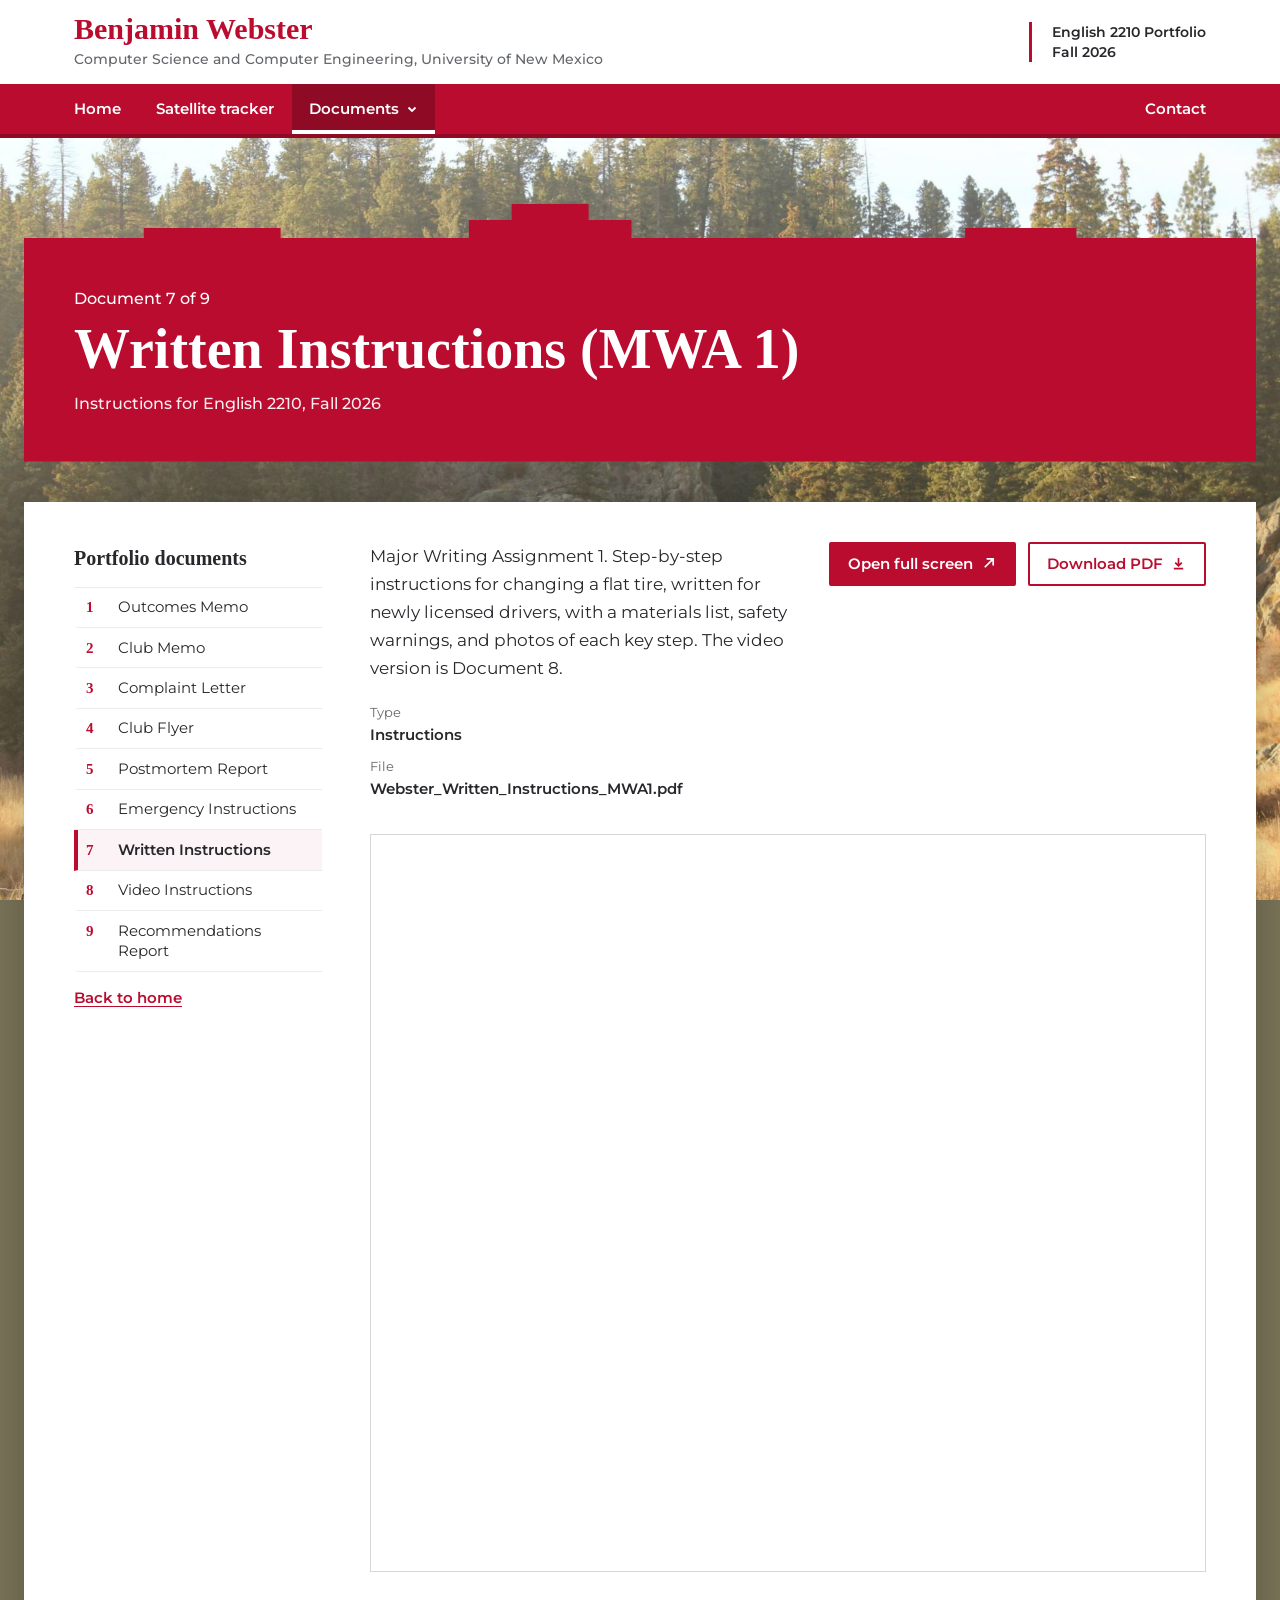
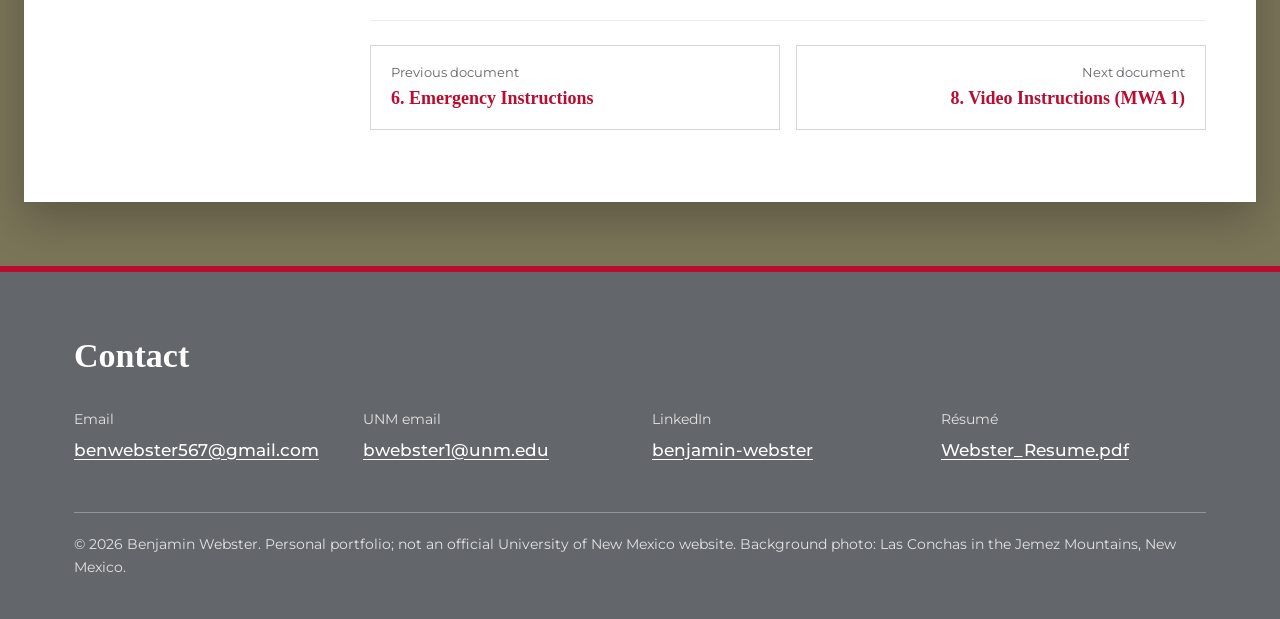
<file: written-instructions.html>
<!DOCTYPE html>
<html lang="en">
<head>
  <meta charset="utf-8">
  <meta name="viewport" content="width=device-width, initial-scale=1">
  <title>Written Instructions (MWA 1) | Benjamin Webster</title>
  <meta name="description" content="Written Instructions (MWA 1) from Benjamin Webster&#x27;s English 2210 technical writing portfolio.">
  <link rel="preconnect" href="https://fonts.bunny.net">
  <link rel="stylesheet" href="https://fonts.bunny.net/css?family=zilla-slab:500,600,700|montserrat:400,500,600,700&display=swap">
  <link rel="stylesheet" href="assets/style.css?v=10">
  <script src="assets/site.js?v=10" defer></script>
</head>
<body>
  <a class="skip" href="#main">Skip to main content</a>

  <header class="site-header">
    <div class="wrap brand-row">
      <a class="brand" href="index.html">
        <span class="brand-name">Benjamin Webster</span>
        <span class="brand-sub">Computer Science and Computer Engineering, University of New Mexico</span>
      </a>
      <p class="brand-meta">English 2210 Portfolio<br>Fall 2026</p>
    </div>
    <nav class="site-nav" aria-label="Site">
      <div class="wrap nav-row">
        <a href="index.html">Home</a>
        <a href="tracker.html">Satellite tracker</a>
        <div class="menu">
          <a href="outcomes-memo.html" aria-current="page">Documents<svg class="caret" viewBox="0 0 12 12" aria-hidden="true"><path d="M2.5 4.5 6 8l3.5-3.5" fill="none" stroke="currentColor" stroke-width="1.8"/></svg></a>
          <ul class="menu-list" aria-label="Portfolio documents">
              <li><a href="outcomes-memo.html"><span class="n">1</span>Portfolio Outcomes Memo</a></li>
              <li><a href="club-memo.html"><span class="n">2</span>UNM Club Memo</a></li>
              <li><a href="club-complaint-letter.html"><span class="n">3</span>UNM Club Complaint Letter</a></li>
              <li><a href="club-flyer.html"><span class="n">4</span>UNM Club Flyer</a></li>
              <li><a href="postmortem-report.html"><span class="n">5</span>Postmortem PowerPoint Report</a></li>
              <li><a href="emergency-instructions.html"><span class="n">6</span>Emergency Instructions</a></li>
              <li><a href="written-instructions.html"><span class="n">7</span>Written Instructions (MWA 1)</a></li>
              <li><a href="video-instructions.html"><span class="n">8</span>Video Instructions (MWA 1)</a></li>
              <li><a href="recommendations-report.html"><span class="n">9</span>Recommendations Report</a></li>
          </ul>
        </div>
        <a href="#contact">Contact</a>
      </div>
    </nav>
  </header>

  <main id="main">
    <section class="panel band page-band" aria-labelledby="page-title">
      
      <div class="wrap">
        <p class="doc-of">Document 7 of 9</p>
        <h1 id="page-title">Written Instructions (MWA 1)</h1>
        <p class="doc-kind">Instructions for English 2210, Fall 2026</p>
      </div>
    </section>

    <div class="panel sheet">
    <div class="wrap doc-layout">
      <nav class="doc-nav" aria-label="Portfolio documents">
        <h2>Portfolio documents</h2>
        <ol>
        <li><a href="outcomes-memo.html"><span class="n">1</span><span>Outcomes Memo</span></a></li>
        <li><a href="club-memo.html"><span class="n">2</span><span>Club Memo</span></a></li>
        <li><a href="club-complaint-letter.html"><span class="n">3</span><span>Complaint Letter</span></a></li>
        <li><a href="club-flyer.html"><span class="n">4</span><span>Club Flyer</span></a></li>
        <li><a href="postmortem-report.html"><span class="n">5</span><span>Postmortem Report</span></a></li>
        <li><a href="emergency-instructions.html"><span class="n">6</span><span>Emergency Instructions</span></a></li>
        <li><a href="written-instructions.html" aria-current="page"><span class="n">7</span><span>Written Instructions</span></a></li>
        <li><a href="video-instructions.html"><span class="n">8</span><span>Video Instructions</span></a></li>
        <li><a href="recommendations-report.html"><span class="n">9</span><span>Recommendations Report</span></a></li>
        </ol>
        <a class="home-link" href="index.html">Back to home</a>
      </nav>

      <article class="doc-main" aria-labelledby="page-title">
        <div class="doc-intro">
          <div>
            <!-- Edit this description to name your specific club, task, or topic. -->
            <p>Major Writing Assignment 1. Step-by-step instructions for changing a flat tire, written for newly licensed drivers, with a materials list, safety warnings, and photos of each key step. The video version is Document 8.</p>
            <dl class="doc-facts"><div><dt>Type</dt><dd>Instructions</dd></div><div><dt>File</dt><dd>Webster_Written_Instructions_MWA1.pdf</dd></div></dl>
          </div>
          <div class="doc-actions">
            <a class="btn" href="documents/Webster_Written_Instructions_MWA1.pdf" target="_blank" rel="noopener">Open full screen<svg viewBox="0 0 16 16" aria-hidden="true"><path d="M6 3h7v7M13 3 4 12" fill="none" stroke="currentColor" stroke-width="1.8"/></svg><span class="sr-only"> (opens in a new tab)</span></a>
            <a class="btn secondary" href="documents/Webster_Written_Instructions_MWA1.pdf" download>Download PDF<svg viewBox="0 0 16 16" aria-hidden="true"><path d="M8 2v8.5M4.5 7 8 10.5 11.5 7M3 13.5h10" fill="none" stroke="currentColor" stroke-width="1.8"/></svg></a>
          </div>
        </div>

        <div class="viewer" data-pdf="documents/Webster_Written_Instructions_MWA1.pdf" data-title="Written Instructions (MWA 1)"></div>

        <nav class="pager" aria-label="Previous and next documents">
          <a class="prev" href="emergency-instructions.html"><span class="dir">Previous document</span><span class="t">6. Emergency Instructions</span></a>
          <a class="next" href="video-instructions.html"><span class="dir">Next document</span><span class="t">8. Video Instructions (MWA 1)</span></a>
        </nav>
      </article>
    </div>
    </div>
  </main>

  <footer class="contact" id="contact">
    <div class="wrap">
      <h2>Contact</h2>
      <dl class="contact-list">
        <div><dt>Email</dt><dd><a href="mailto:benwebster567@gmail.com">benwebster567@gmail.com</a></dd></div>
        <div><dt>UNM email</dt><dd><a href="mailto:bwebster1@unm.edu">bwebster1@unm.edu</a></dd></div>
        <div><dt>LinkedIn</dt><dd><a href="https://www.linkedin.com/in/benjamin-webster-b11243381/" target="_blank" rel="noopener">benjamin-webster</a></dd></div>
        <div><dt>Résumé</dt><dd><a href="documents/Webster_Resume.pdf" target="_blank" rel="noopener">Webster_Resume.pdf</a></dd></div>
      </dl>
      <p class="footnote">© 2026 Benjamin Webster. Personal portfolio; not an official University of New Mexico website. Background photo: Las Conchas in the Jemez Mountains, New Mexico.</p>
    </div>
  </footer>
</body>
</html>
</file>
<file: assets/style.css>
/*
  Benjamin Webster | Technical Writing Portfolio
  Colors follow the UNM brand palette (brand.unm.edu):
  Cherry #ba0c2f, Silver #a7a8aa, Lobo Gray #63666a, Turquoise #007a86.
  UNM's brand fonts (Vitesse, Gotham) are licensed, so this site uses free
  look-alikes: Zilla Slab for headlines, Montserrat for body, Arial as fallback.
*/
:root {
  --cherry: #ba0c2f;
  --cherry-dark: #8f0a25;
  --cherry-tint: #fbf3f5;
  --silver: #a7a8aa;
  --silver-light: #ececed;
  --rule: #d6d6d8;
  --lobo: #63666a;
  --turquoise: #007a86;
  --ink: #26282b;
  --text-2: #4a4d51;
  --paper: #ffffff;
  --wash: #f6f6f6;
  --slab: "Zilla Slab", Rockwell, "Roboto Slab", Georgia, serif;
  --sans: Montserrat, Arial, Helvetica, sans-serif;
  --wrap: 1180px;
}

*, *::before, *::after { box-sizing: border-box; }
[hidden] { display: none !important; }
html { scroll-behavior: smooth; }
@media (prefers-reduced-motion: reduce) { html { scroll-behavior: auto; } }

body {
  margin: 0;
  background: #7a7458;   /* shown while the background photo loads */
  color: var(--ink);
  font-family: var(--sans);
  font-size: 1.0625rem;
  line-height: 1.65;
  -webkit-font-smoothing: antialiased;
}

/* Las Conchas photo behind every page. A fixed layer (instead of background-attachment: fixed)
   so it also stays put on iPhones and iPads. */
body::before {
  content: ""; position: fixed; inset: 0; z-index: -1;
  background: url("../images/las-conchas.jpg") center 35% / cover no-repeat;
}
main { display: block; padding: 3.5rem 1.5rem 4rem; }
.panel {
  max-width: 1260px; margin: 0 auto 2.5rem;
  background: var(--paper);
  box-shadow: 0 1rem 2.5rem rgba(24, 26, 20, 0.3);
}
.panel:last-child { margin-bottom: 0; }

a { color: var(--cherry); text-underline-offset: 0.2em; }
a:hover { color: var(--cherry-dark); }
:focus-visible { outline: 3px solid var(--turquoise); outline-offset: 3px; border-radius: 2px; }

.skip {
  position: absolute; left: 1rem; top: -4rem; z-index: 10;
  background: var(--paper); color: var(--cherry);
  padding: 0.5rem 1rem; font-weight: 600;
}
.skip:focus { top: 1rem; }

.sr-only {
  position: absolute; width: 1px; height: 1px; padding: 0; margin: -1px;
  overflow: hidden; clip: rect(0 0 0 0); white-space: nowrap; border: 0;
}

.wrap { max-width: var(--wrap); margin: 0 auto; padding: 0 1.5rem; }

/* ---------- Site header: white name bar over a cherry menu bar, like UNM department sites ---------- */
.site-header { background: var(--paper); position: relative; z-index: 30; }
.brand-row { display: flex; align-items: center; justify-content: space-between; gap: 2rem; min-height: 5.25rem; }
.brand { display: block; text-decoration: none; padding: 0.75rem 0; }
.brand-name {
  display: block; font-family: var(--slab); font-weight: 700;
  font-size: 1.875rem; line-height: 1.05; color: var(--cherry);
}
.brand-sub { display: block; margin-top: 0.25rem; font-size: 0.875rem; font-weight: 500; color: var(--lobo); }
.brand:hover .brand-name { color: var(--cherry-dark); }
.brand-meta {
  margin: 0; padding-left: 1.25rem; border-left: 3px solid var(--cherry);
  font-size: 0.875rem; font-weight: 600; line-height: 1.45; color: var(--ink); text-align: left;
}

.site-nav { background: var(--cherry); border-bottom: 4px solid var(--cherry-dark); }
.site-nav .wrap { padding-left: 0.4rem; padding-right: 0.4rem; }
.nav-row { display: flex; align-items: stretch; min-height: 3.125rem; }
.nav-row > a, .menu > a {
  display: flex; align-items: center; gap: 0.4rem;
  padding: 0 1.1rem; color: var(--paper); text-decoration: none;
  font-size: 0.9375rem; font-weight: 600; white-space: nowrap;
}
.nav-row > a:hover, .menu > a:hover, .menu:hover > a { background: var(--cherry-dark); color: var(--paper); }
.nav-row > a[aria-current="page"], .menu > a[aria-current="page"] { background: var(--cherry-dark); box-shadow: inset 0 -4px 0 var(--paper); }
.nav-row > a:last-child { margin-left: auto; }
.site-nav :focus-visible { outline: 3px solid var(--paper); outline-offset: -3px; }
.caret { width: 0.75rem; height: 0.75rem; }

/* Documents menu: hover or keyboard focus shows all nine, so any document is one click away */
.menu { position: relative; display: flex; }
.menu-list {
  position: absolute; left: 0; top: 100%; z-index: 40;
  min-width: 20rem; margin: 0; padding: 0.4rem 0; list-style: none;
  background: var(--paper); border-top: 4px solid var(--cherry-dark);
  box-shadow: 0 0.75rem 1.75rem rgba(38, 40, 43, 0.25);
  display: none;
}
.menu:hover .menu-list, .menu:focus-within .menu-list { display: block; }
.menu-list a {
  display: grid; grid-template-columns: 1.6rem 1fr;
  padding: 0.55rem 1.1rem; color: var(--ink); text-decoration: none;
  font-size: 0.9375rem; font-weight: 500; line-height: 1.35;
}
.menu-list a:hover, .menu-list a:focus-visible { background: var(--cherry-tint); color: var(--ink); }
.site-nav .menu-list :focus-visible { outline-color: var(--turquoise); }
.menu-list .n { font-family: var(--slab); font-weight: 700; color: var(--cherry); }
@media (hover: none), (max-width: 640px) { .menu-list { display: none !important; } }

/* ---------- Cherry bands ---------- */
.band {
  position: relative;
  background: var(--cherry);
  color: var(--paper);
}
.band.panel {
  background: var(--cherry); box-shadow: none;
  /* Stepped roofline from UNM's Pueblo Revival buildings, cut out of the top edge */
  clip-path: polygon(0 2.75rem, 9.72% 2.75rem, 9.72% 2.125rem, 20.83% 2.125rem, 20.83% 2.75rem,
    36.11% 2.75rem, 36.11% 1.625rem, 39.58% 1.625rem, 39.58% 0.625rem, 45.83% 0.625rem, 45.83% 1.625rem,
    49.31% 1.625rem, 49.31% 2.75rem, 76.39% 2.75rem, 76.39% 2.125rem, 85.42% 2.125rem, 85.42% 2.75rem,
    100% 2.75rem, 100% 100%, 0 100%);
}
.band :focus-visible { outline-color: var(--paper); }


/* Home title page */
.title-band { padding: 6rem 0 4.5rem; }
.title-grid {
  display: grid;
  grid-template-columns: minmax(0, 1fr) auto;
  gap: 3rem;
  align-items: center;
}
.title-band h1 { margin: 0; font-family: var(--slab); line-height: 1; }
.title-band h1 .name {
  display: block;
  font-size: clamp(3rem, 7vw, 5.25rem);
  font-weight: 700;
  letter-spacing: -0.01em;
}
.title-band h1 .title {
  display: block;
  margin-top: 0.75rem;
  font-size: clamp(1.5rem, 3vw, 2.25rem);
  font-weight: 500;
}
.course {
  margin: 1.5rem 0 0; padding-top: 1.25rem; max-width: 34rem;
  border-top: 2px solid rgba(255, 255, 255, 0.45);
  font-size: 1rem; font-weight: 500;
}
.doc-cta { display: flex; flex-wrap: wrap; align-items: center; gap: 0.75rem 1.25rem; margin-top: 2rem; }
.doc-cta p { margin: 0; max-width: 24rem; font-size: 0.9375rem; line-height: 1.5; }

/* Meteor-M2 image in the title band */
.orbit-shot { margin: 0; width: 21rem; }
.orbit-shot a { display: block; border: 8px solid var(--paper); box-shadow: 0 1.25rem 2.5rem rgba(38, 40, 43, 0.4); background: #10141c; }
.orbit-shot img { display: block; width: 100%; height: auto; aspect-ratio: 4 / 5; object-fit: cover; }
.orbit-shot a:hover { border-color: var(--cherry-tint); }
.orbit-shot figcaption { margin-top: 0.75rem; font-size: 0.875rem; line-height: 1.5; }

.photo {
  width: 100%; aspect-ratio: 4 / 5;
  background: var(--silver-light);
  border: 8px solid var(--paper);
  box-shadow: 0 0.75rem 2rem rgba(38, 40, 43, 0.22);
}
.photo img { width: 100%; height: 100%; object-fit: cover; display: block; }
.photo-fallback {
  width: 100%; height: 100%; display: grid; place-items: center;
  font-family: var(--slab); font-size: 3.5rem; font-weight: 700; color: var(--lobo);
}

/* Document page header */
.page-band { padding: 5.75rem 0 2.75rem; }
.page-band .doc-of { margin: 0 0 0.5rem; font-weight: 500; font-size: 1rem; }
.page-band h1 {
  margin: 0; font-family: var(--slab); font-weight: 700;
  font-size: clamp(2.25rem, 5vw, 3.5rem); line-height: 1.05;
}
.page-band .doc-kind { margin: 0.75rem 0 0; font-size: 1rem; font-weight: 500; opacity: 0.92; }

/* ---------- Section headings ---------- */
.section-head h2 {
  margin: 0; font-family: var(--slab); font-weight: 700;
  font-size: clamp(2.125rem, 4vw, 2.875rem); line-height: 1.1; color: var(--cherry);
}
.section-head p { margin: 0.75rem 0 0; color: var(--text-2); max-width: 64ch; }

/* ---------- About ---------- */
.about { padding: 4rem 0 4.5rem; }
.about-grid {
  display: grid;
  grid-template-columns: 15rem minmax(0, 1fr);
  gap: 3rem 3.5rem;
  align-items: start;
}
.about h2 {
  margin: 0 0 1rem; font-family: var(--slab); font-weight: 700;
  font-size: clamp(2.125rem, 4vw, 2.875rem); line-height: 1.1; color: var(--cherry);
}
.about .bio { margin: 0; max-width: 68ch; }

.affiliations { margin-top: 2.5rem; }
.affiliations h3 { margin: 0 0 1rem; font-family: var(--slab); font-weight: 600; font-size: 1.375rem; }
.logo-row {
  list-style: none; margin: 0; padding: 0;
  display: flex; flex-wrap: wrap; align-items: center; gap: 1.25rem 2.25rem;
}
.logo-row img { display: block; width: auto; height: 3.5rem; max-width: 100%; }
.logo-row img[src$="logo-cosmiac.png"] { height: 2.875rem; }   /* solid block reads larger than the line logos */

/* Rappelling photo across the bottom of About me */
.climb-photo { grid-column: 1 / -1; margin: 0; }
.climb-photo img {
  display: block; width: 100%; height: auto; aspect-ratio: 21 / 9; object-fit: cover; object-position: 40% 30%;
  border-top: 4px solid var(--cherry); background: var(--silver-light);
}
.climb-photo figcaption { margin-top: 0.75rem; font-size: 0.9375rem; color: var(--text-2); }

/* ---------- Photo sections (Projects page) ---------- */
.showcase { padding: 4rem 0 4.5rem; }
.two-up { display: grid; grid-template-columns: repeat(2, minmax(0, 1fr)); gap: 2rem; margin-top: 2rem; }
.two-up figure { margin: 0; }
.two-up img {
  display: block; width: 100%; height: auto; aspect-ratio: 3 / 2; object-fit: cover;
  border-top: 4px solid var(--cherry); background: var(--silver-light);
}
.two-up img.team { object-position: 50% 72%; }    /* keep faces, trim the ceiling */
.two-up figcaption { margin-top: 0.75rem; font-size: 0.9375rem; color: var(--text-2); }
.two-up + .two-up { margin-top: 2.5rem; }
.two-up video {
  display: block; width: 100%; height: auto; aspect-ratio: 16 / 9; object-fit: contain;
  background: #000; border-top: 4px solid var(--cherry);
}

/* Wide diagram plus a row of three photos (UNM ECE) */
.wide-figure { margin: 2rem 0 0; }
.wide-figure a, .three-up a { display: block; }
.wide-figure img {
  display: block; width: 100%; height: auto;
  border: 1px solid var(--rule); border-top: 4px solid var(--cherry); background: var(--paper);
}
.wide-figure figcaption, .three-up figcaption { margin-top: 0.75rem; font-size: 0.9375rem; color: var(--text-2); max-width: 80ch; }
.three-up { display: grid; grid-template-columns: repeat(3, minmax(0, 1fr)); gap: 2rem; margin-top: 2.5rem; }
.three-up figure { margin: 0; }
.three-up img {
  display: block; width: 100%; height: auto; aspect-ratio: 4 / 5; object-fit: cover;
  border-top: 4px solid var(--cherry); background: var(--silver-light);
}
.three-up img.pos-scope { object-position: 37% 50%; }   /* keep the screen and the frequency readout */
.wide-figure a:hover img, .three-up a:hover img { outline: 3px solid var(--cherry-tint); }

/* ---------- Satellite tracker ---------- */
.tracker { padding: 4rem 0 4.5rem; }
.tracker.panel { background: var(--wash); }
.tracker-head {
  display: grid; grid-template-columns: minmax(0, 1fr) auto; gap: 2rem 3rem; align-items: start;
}
.station-status {
  margin: 1.25rem 0 1.25rem; padding: 0.75rem 1rem; max-width: 64ch;
  background: var(--paper); border-left: 4px solid var(--turquoise);
  font-size: 0.9375rem; line-height: 1.55;
}
.station-status strong { font-variant-numeric: tabular-nums; }
.antenna { margin: 0; width: 13.5rem; }
.antenna img {
  display: block; width: 100%; height: auto; aspect-ratio: 4 / 5; object-fit: cover;
  border: 8px solid var(--paper); box-shadow: 0 0.75rem 2rem rgba(38, 40, 43, 0.22);
}
.antenna figcaption { margin-top: 0.75rem; font-size: 0.875rem; color: var(--text-2); }
.sat-picker { display: flex; flex-wrap: wrap; gap: 0.5rem; }
.sat-picker button {
  font: 600 0.875rem/1 var(--sans);
  padding: 0.65rem 0.95rem;
  border: 2px solid var(--cherry); border-radius: 2px;
  background: var(--paper); color: var(--cherry);
  cursor: pointer;
}
.sat-picker button:hover { background: var(--cherry-tint); }
.sat-picker button[aria-pressed="true"] { background: var(--cherry); color: var(--paper); }
.sat-picker button:disabled { border-color: var(--silver); color: var(--lobo); background: var(--silver-light); cursor: not-allowed; }

.tracker-body {
  display: grid;
  grid-template-columns: minmax(0, 1fr) 19rem;
  gap: 2rem;
  margin-top: 2rem;
  align-items: start;
}
.map-frame { background: var(--paper); border: 1px solid var(--rule); }
.map-frame svg { display: block; width: 100%; height: auto; }
.map .ocean { fill: #e6eff0; }
.map .land { fill: #cfd1d3; stroke: #b9bbbe; stroke-width: 0.4; fill-rule: evenodd; }
.map .grid line { stroke: rgba(99, 102, 106, 0.18); stroke-width: 0.6; }
.map .night { fill: rgba(38, 40, 43, 0.16); }
.map .footprint { fill: rgba(0, 122, 134, 0.12); stroke: var(--turquoise); stroke-width: 1.2; }
.map .track-past { fill: none; stroke: var(--cherry); stroke-width: 2; stroke-linejoin: round; }
.map .track-next { fill: none; stroke: var(--cherry); stroke-width: 1.6; stroke-dasharray: 5 4; opacity: 0.8; }
.map .station { fill: var(--turquoise); stroke: var(--paper); stroke-width: 1.5; }
.map .station-label { fill: var(--turquoise); font: 600 13px var(--sans); paint-order: stroke; stroke: var(--paper); stroke-width: 3px; }
.map .other { fill: var(--lobo); stroke: var(--paper); stroke-width: 1.5; }
.map .other-label { fill: var(--lobo); font: 500 12px var(--sans); paint-order: stroke; stroke: var(--paper); stroke-width: 3px; }
.map .sat { fill: var(--cherry); stroke: var(--paper); stroke-width: 2.5; }
.map .sat-label { fill: var(--cherry); font: 700 14px var(--sans); paint-order: stroke; stroke: var(--paper); stroke-width: 3.5px; }
.map-key {
  display: flex; flex-wrap: wrap; gap: 0.5rem 1.5rem;
  margin: 0.75rem 0 0; padding: 0; list-style: none;
  font-size: 0.875rem; color: var(--text-2);
}
.map-key li { display: flex; align-items: center; gap: 0.5rem; }
.key-line { width: 1.5rem; border-top: 2px solid var(--cherry); }
.key-line.dashed { border-top-style: dashed; }
.key-area { width: 1rem; height: 1rem; background: rgba(0, 122, 134, 0.14); border: 1.5px solid var(--turquoise); border-radius: 50%; }
.key-night { width: 1rem; height: 1rem; background: rgba(38, 40, 43, 0.22); }
.tracker-status { margin: 0.75rem 0 0; font-size: 0.875rem; color: var(--text-2); max-width: 70ch; }

.readout { background: var(--paper); border-top: 4px solid var(--cherry); padding: 1.25rem 1.25rem 1.5rem; }
.readout h3 { margin: 0; font-family: var(--slab); font-weight: 700; font-size: 1.5rem; line-height: 1.15; }
.readout .sat-note { margin: 0.375rem 0 0; font-size: 0.875rem; color: var(--text-2); }
.readout dl { margin: 1rem 0 0; display: grid; grid-template-columns: 1fr 1fr; gap: 0.75rem 1rem; }
.readout dt { font-size: 0.8125rem; color: var(--lobo); }
.readout dd { margin: 0; font-weight: 600; font-variant-numeric: tabular-nums; }
.readout h4 {
  margin: 1.25rem 0 0; padding-top: 1rem; border-top: 1px solid var(--silver-light);
  font-family: var(--slab); font-weight: 600; font-size: 1.125rem;
}
.pass-text { margin: 0.25rem 0 0; font-size: 0.9375rem; }
.pass-text strong { font-variant-numeric: tabular-nums; }
.skyplot { display: block; width: 100%; max-width: 15rem; margin: 0.75rem auto 0; }
.skyplot .ring { fill: none; stroke: var(--rule); }
.skyplot .ring-outer { stroke: var(--silver); }
.skyplot .spoke { stroke: var(--silver-light); }
.skyplot .compass { fill: var(--lobo); font: 600 12px var(--sans); }
.skyplot .el-label { fill: var(--silver); font: 500 9px var(--sans); }
.skyplot .pass { fill: none; stroke: var(--cherry); stroke-width: 2; }
.skyplot .aos { fill: var(--paper); stroke: var(--cherry); stroke-width: 2; }
.skyplot .now { fill: var(--cherry); stroke: var(--paper); stroke-width: 2; }

/* ---------- Document pages ---------- */
.doc-layout {
  display: grid;
  grid-template-columns: 15.5rem minmax(0, 1fr);
  gap: 3rem;
  padding-top: 2.5rem; padding-bottom: 4.5rem;
}
.doc-nav { position: sticky; top: 1.5rem; align-self: start; }
.doc-nav h2 { margin: 0 0 0.75rem; font-family: var(--slab); font-weight: 700; font-size: 1.25rem; }
.doc-nav ol { list-style: none; margin: 0; padding: 0; border-top: 1px solid var(--silver-light); }
.doc-nav a {
  display: grid; grid-template-columns: 1.75rem 1fr; gap: 0.25rem;
  padding: 0.6rem 0.75rem 0.6rem 0.5rem;
  border-bottom: 1px solid var(--silver-light);
  border-left: 4px solid transparent;
  color: var(--ink); text-decoration: none; font-size: 0.9375rem; line-height: 1.35;
}
.doc-nav a .n { font-family: var(--slab); font-weight: 700; color: var(--cherry); }
.doc-nav a:hover { background: var(--cherry-tint); }
.doc-nav a[aria-current="page"] { border-left-color: var(--cherry); background: var(--cherry-tint); font-weight: 600; }
.doc-nav a.home-link {
  display: inline-block; margin-top: 1rem; padding: 0; border: 0;
  color: var(--cherry); font-weight: 600; text-decoration: underline; text-underline-offset: 0.2em;
}
.doc-nav a.home-link:hover { background: none; color: var(--cherry-dark); }

.doc-intro { display: grid; grid-template-columns: minmax(0, 1fr) auto; gap: 1.5rem 2.5rem; align-items: start; }
.doc-intro p { margin: 0; max-width: 64ch; }
.doc-facts { margin: 1.25rem 0 0; display: flex; flex-wrap: wrap; gap: 0.5rem 2rem; font-size: 0.9375rem; }
.doc-facts dt { color: var(--lobo); font-size: 0.8125rem; }
.doc-facts dd { margin: 0; font-weight: 600; overflow-wrap: anywhere; }
.doc-actions { display: flex; flex-wrap: wrap; gap: 0.75rem; }

.btn {
  display: inline-flex; align-items: center; gap: 0.5rem;
  background: var(--cherry); color: var(--paper);
  font: 600 0.9375rem/1.2 var(--sans);
  padding: 0.7rem 1.1rem; border: 2px solid var(--cherry); border-radius: 2px;
  text-decoration: none; white-space: nowrap;
}
.btn:hover { background: var(--cherry-dark); border-color: var(--cherry-dark); color: var(--paper); }
.btn.secondary { background: var(--paper); color: var(--cherry); }
.btn.secondary:hover { background: var(--cherry-tint); color: var(--cherry-dark); }
.btn svg { width: 1em; height: 1em; flex: none; }
.btn.light { background: var(--paper); border-color: var(--paper); color: var(--cherry); font-size: 1rem; padding: 0.8rem 1.25rem; }
.btn.light:hover { background: var(--cherry-tint); border-color: var(--cherry-tint); color: var(--cherry-dark); }

.viewer {
  position: relative; margin-top: 2rem;
  height: max(36rem, 82vh);
  background: var(--silver-light); border: 1px solid var(--rule);
}
.viewer iframe { position: absolute; inset: 0; width: 100%; height: 100%; border: 0; background: var(--paper); }
.viewer-missing {
  position: absolute; inset: 0; display: grid; place-content: center; gap: 0.5rem;
  padding: 2rem; text-align: center; color: var(--text-2); overflow-wrap: anywhere;
}
.viewer-missing strong { color: var(--ink); font-family: var(--slab); font-size: 1.375rem; }

.video { margin-top: 2rem; }
.video-frame {
  position: relative; aspect-ratio: 16 / 9; width: 100%;
  background: var(--silver-light); border: 1px solid var(--rule); overflow: hidden;
}
.video-frame iframe, .video-frame video { position: absolute; inset: 0; width: 100%; height: 100%; border: 0; background: #000; }
.video-note { margin: 0.75rem 0 0; color: var(--text-2); font-size: 0.9375rem; }

.pager {
  display: grid; grid-template-columns: 1fr 1fr; gap: 1rem;
  margin-top: 3rem; padding-top: 1.5rem; border-top: 1px solid var(--silver-light);
}
.pager a {
  display: block; padding: 1rem 1.25rem; border: 1px solid var(--rule);
  color: var(--ink); text-decoration: none;
}
.pager a:hover { border-color: var(--cherry); background: var(--cherry-tint); }
.pager .dir { display: block; font-size: 0.8125rem; color: var(--lobo); }
.pager .t { display: block; font-family: var(--slab); font-weight: 600; font-size: 1.125rem; color: var(--cherry); }
.pager .next { text-align: right; grid-column: 2; }

/* ---------- Contact footer ---------- */
.contact { background: var(--lobo); color: var(--paper); padding: 3.5rem 0 2.5rem; border-top: 6px solid var(--cherry); }
.contact a { color: var(--paper); }
.contact a:hover { color: var(--silver-light); }
.contact :focus-visible { outline-color: var(--paper); }
.contact h2 { margin: 0 0 1.5rem; font-family: var(--slab); font-weight: 700; font-size: 2.125rem; }
.contact-list { display: grid; grid-template-columns: repeat(4, minmax(0, 1fr)); gap: 1.5rem; margin: 0; padding: 0; }
.contact-list dt { font-size: 0.875rem; color: #e3e3e4; }
.contact-list dd { margin: 0.25rem 0 0; font-weight: 500; overflow-wrap: anywhere; }
.footnote {
  margin: 3rem 0 0; padding-top: 1.25rem; border-top: 1px solid rgba(255, 255, 255, 0.3);
  font-size: 0.875rem; color: #e3e3e4;
}

/* ---------- Responsive ---------- */
@media (max-width: 1040px) {
  .tracker-body { grid-template-columns: 1fr; }
  .readout { display: grid; grid-template-columns: minmax(0, 1fr) minmax(0, 1fr); column-gap: 2rem; }
  .readout .pass-block { grid-column: 2; grid-row: 1 / span 3; }
  .three-up { gap: 1.25rem; }
}
@media (max-width: 960px) {
  .about-grid { grid-template-columns: 12rem minmax(0, 1fr); gap: 2.5rem; }
  .logo-row img { height: 3rem; }
  .logo-row img[src$="logo-cosmiac.png"] { height: 2.5rem; }
  .contact-list { grid-template-columns: repeat(2, minmax(0, 1fr)); }
  .doc-layout { grid-template-columns: minmax(0, 1fr); gap: 1.5rem; padding-top: 1.5rem; }
  .doc-nav, .doc-main { min-width: 0; }
  .doc-nav { position: static; }
  .doc-nav h2 { font-size: 1.0625rem; margin-bottom: 0.5rem; }
  .doc-nav ol { display: flex; gap: 0.5rem; overflow-x: auto; border: 0; padding-bottom: 0.5rem; }
  .doc-nav li { flex: none; }
  .doc-nav a {
    grid-template-columns: auto auto; border: 1px solid var(--rule); border-left-width: 1px;
    padding: 0.45rem 0.75rem; white-space: nowrap;
  }
  .doc-nav a[aria-current="page"] { border-color: var(--cherry); }
  .doc-nav a.home-link { display: none; }
}
@media (max-width: 720px) {
  .title-band { padding: 4.25rem 0 3rem; }
  .page-band { padding: 4rem 0 2rem; }
  .title-grid { grid-template-columns: 1fr; gap: 2rem; }
  .orbit-shot { width: min(100%, 19rem); }
  main { padding: 2.5rem 0.75rem 2.5rem; }
  .panel { margin-bottom: 1.5rem; }
  .two-up { grid-template-columns: 1fr; gap: 1.5rem; }
  .three-up { grid-template-columns: 1fr; gap: 1.5rem; }
  .tracker-head { grid-template-columns: 1fr; }
  .antenna { width: min(100%, 15rem); }
  .about-grid { grid-template-columns: 1fr; }
  .climb-photo img { aspect-ratio: 3 / 2; }
  .photo { width: 11rem; }
  .brand-meta { display: none; }
  .readout { display: block; }
  .doc-intro { grid-template-columns: 1fr; }
  .viewer { height: 70vh; }
}
@media (max-width: 640px) {
  .brand-row { min-height: 4.25rem; }
  .brand-name { font-size: 1.5rem; }
  .brand-sub { font-size: 0.8125rem; }
  .nav-row { overflow-x: auto; min-height: 2.875rem; }
  .nav-row > a, .menu > a { padding: 0 0.8rem; font-size: 0.875rem; }
  .nav-row > a:last-child { margin-left: 0; }
  .contact-list { grid-template-columns: 1fr; }
  .pager { grid-template-columns: 1fr; }
  .pager .next { grid-column: 1; }
}
</file>
